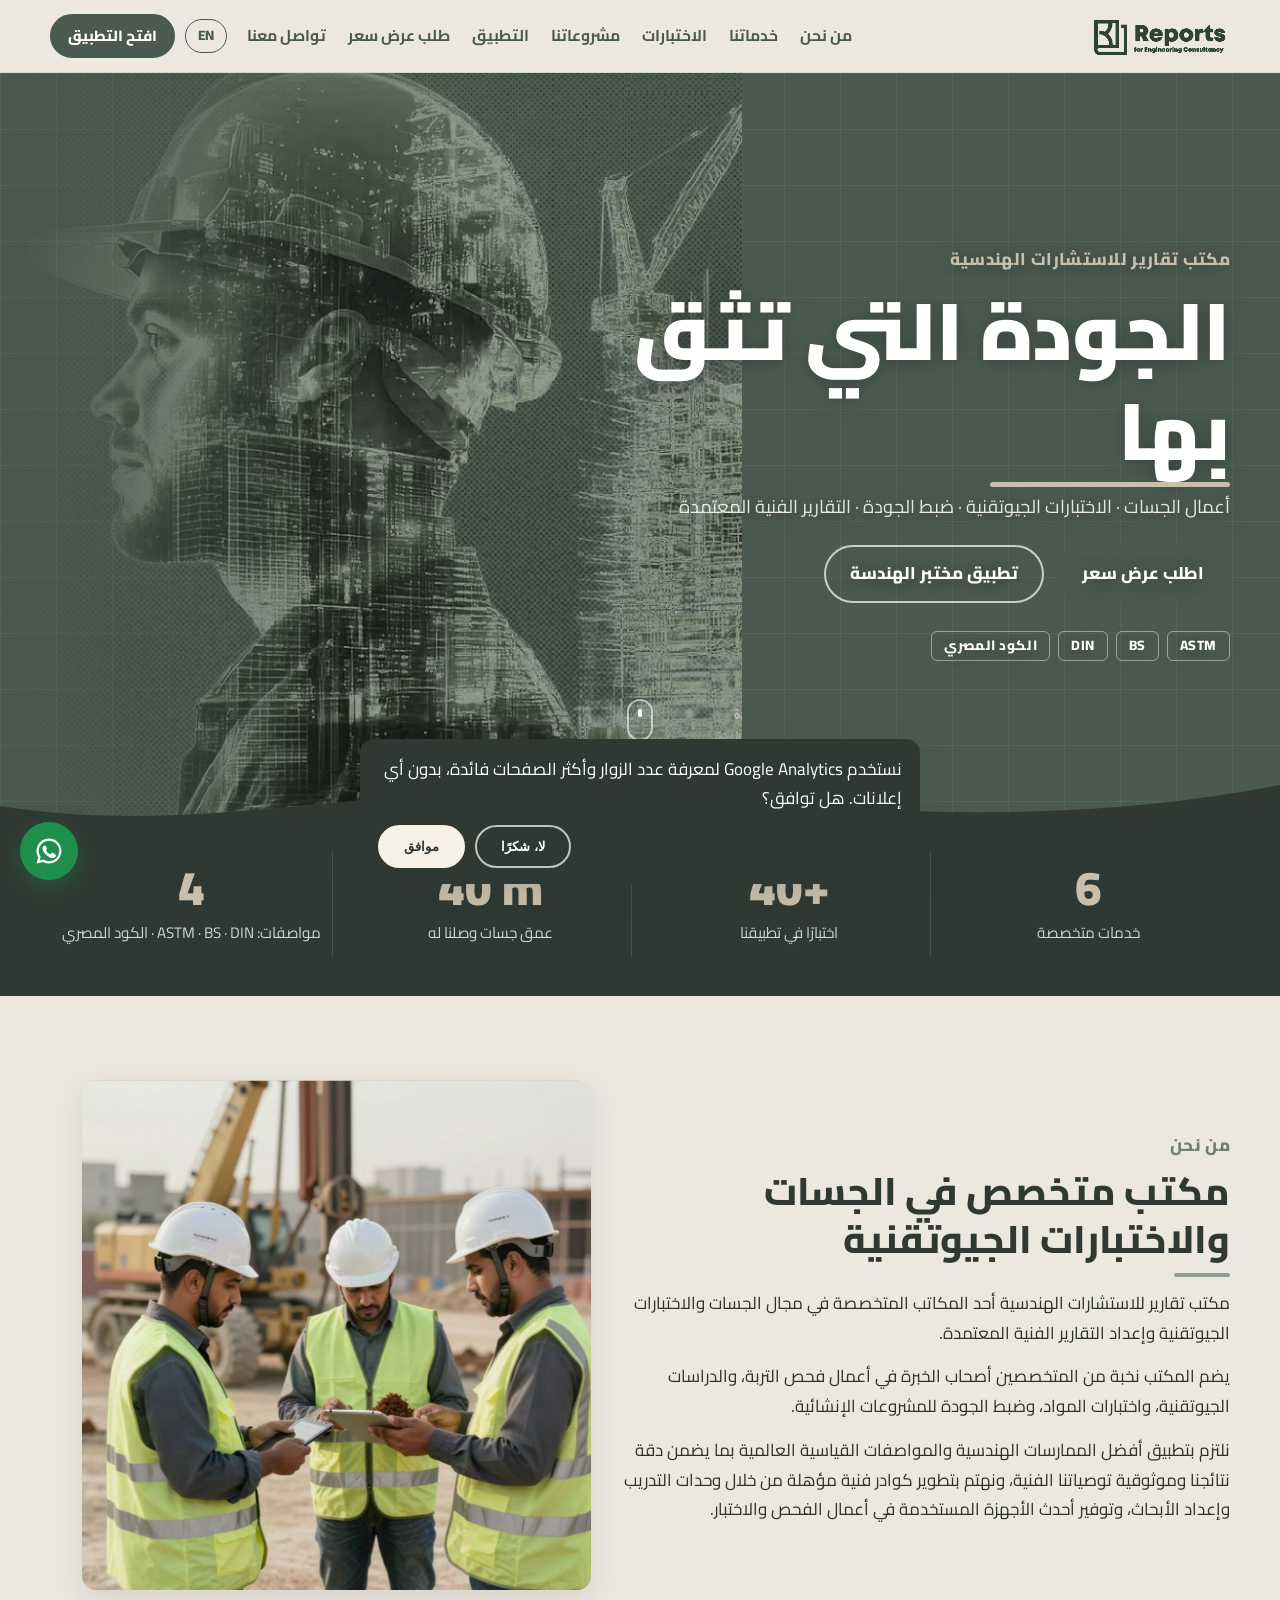
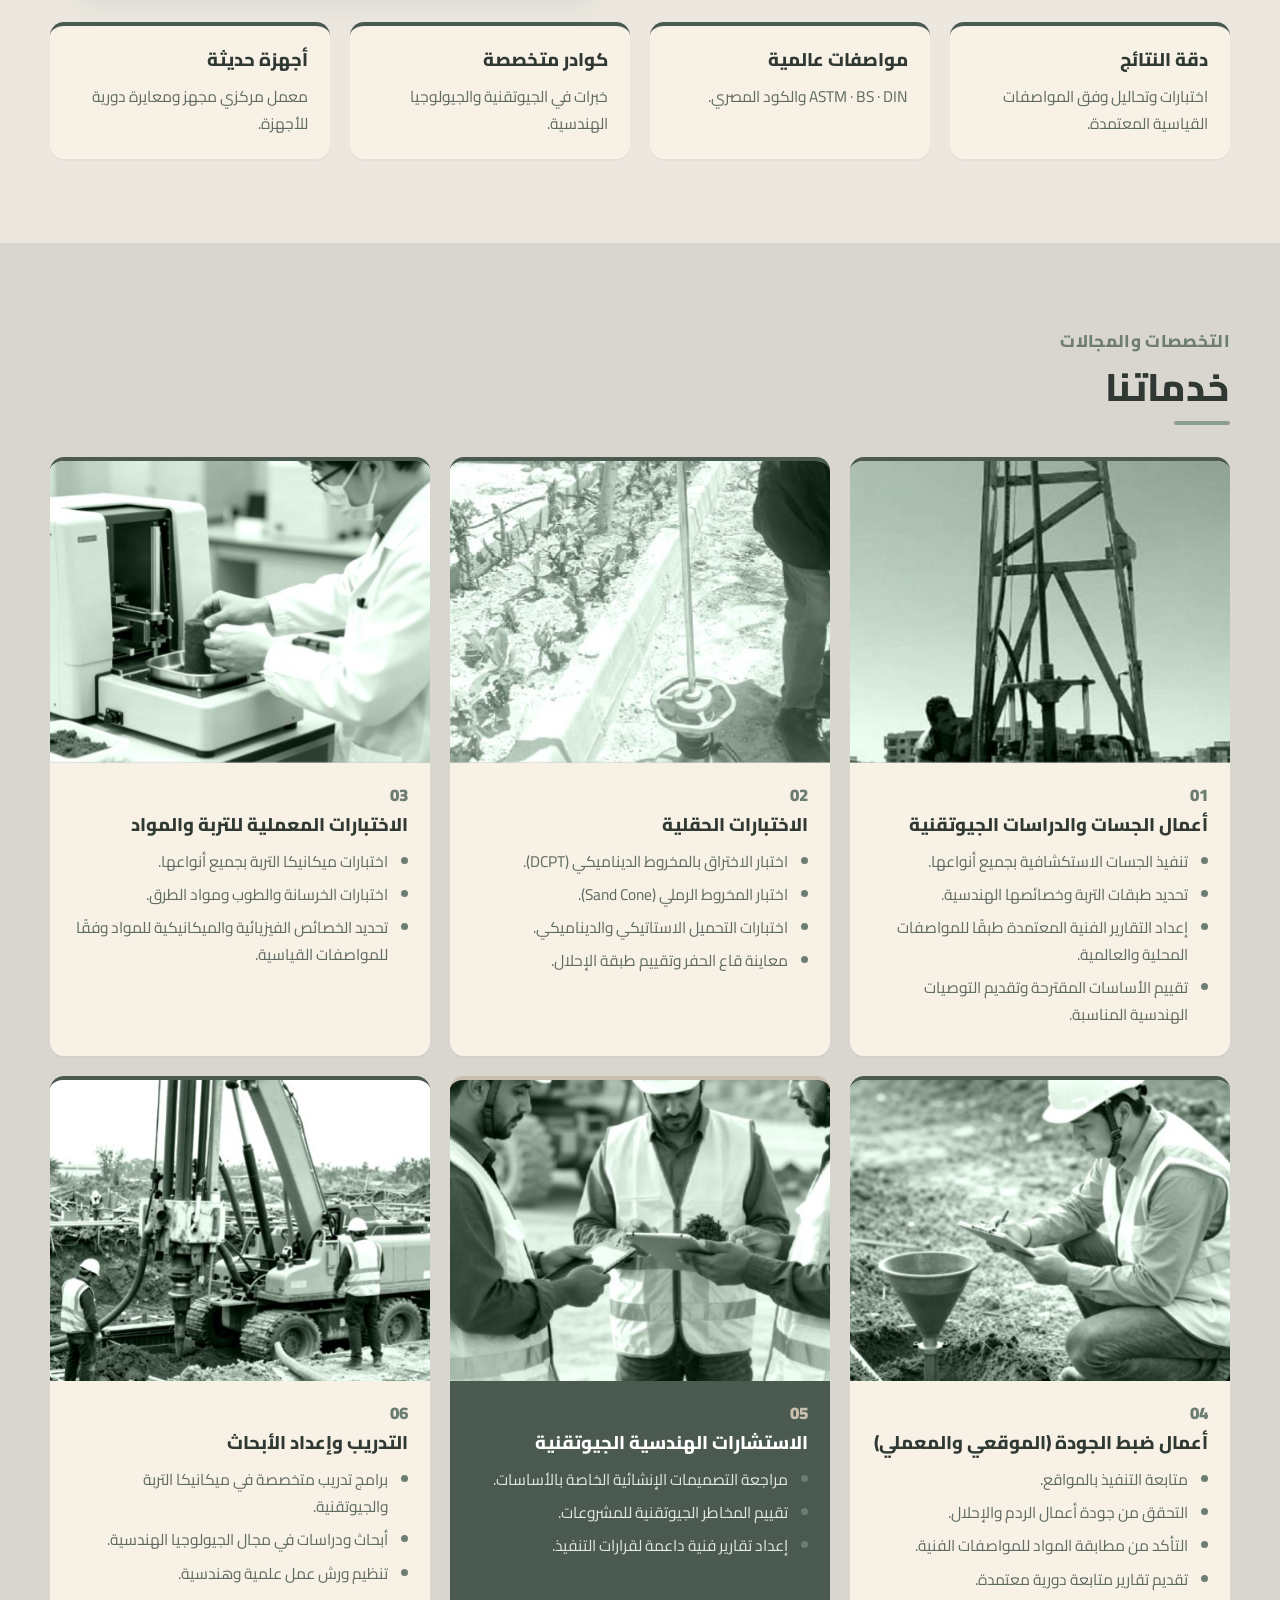
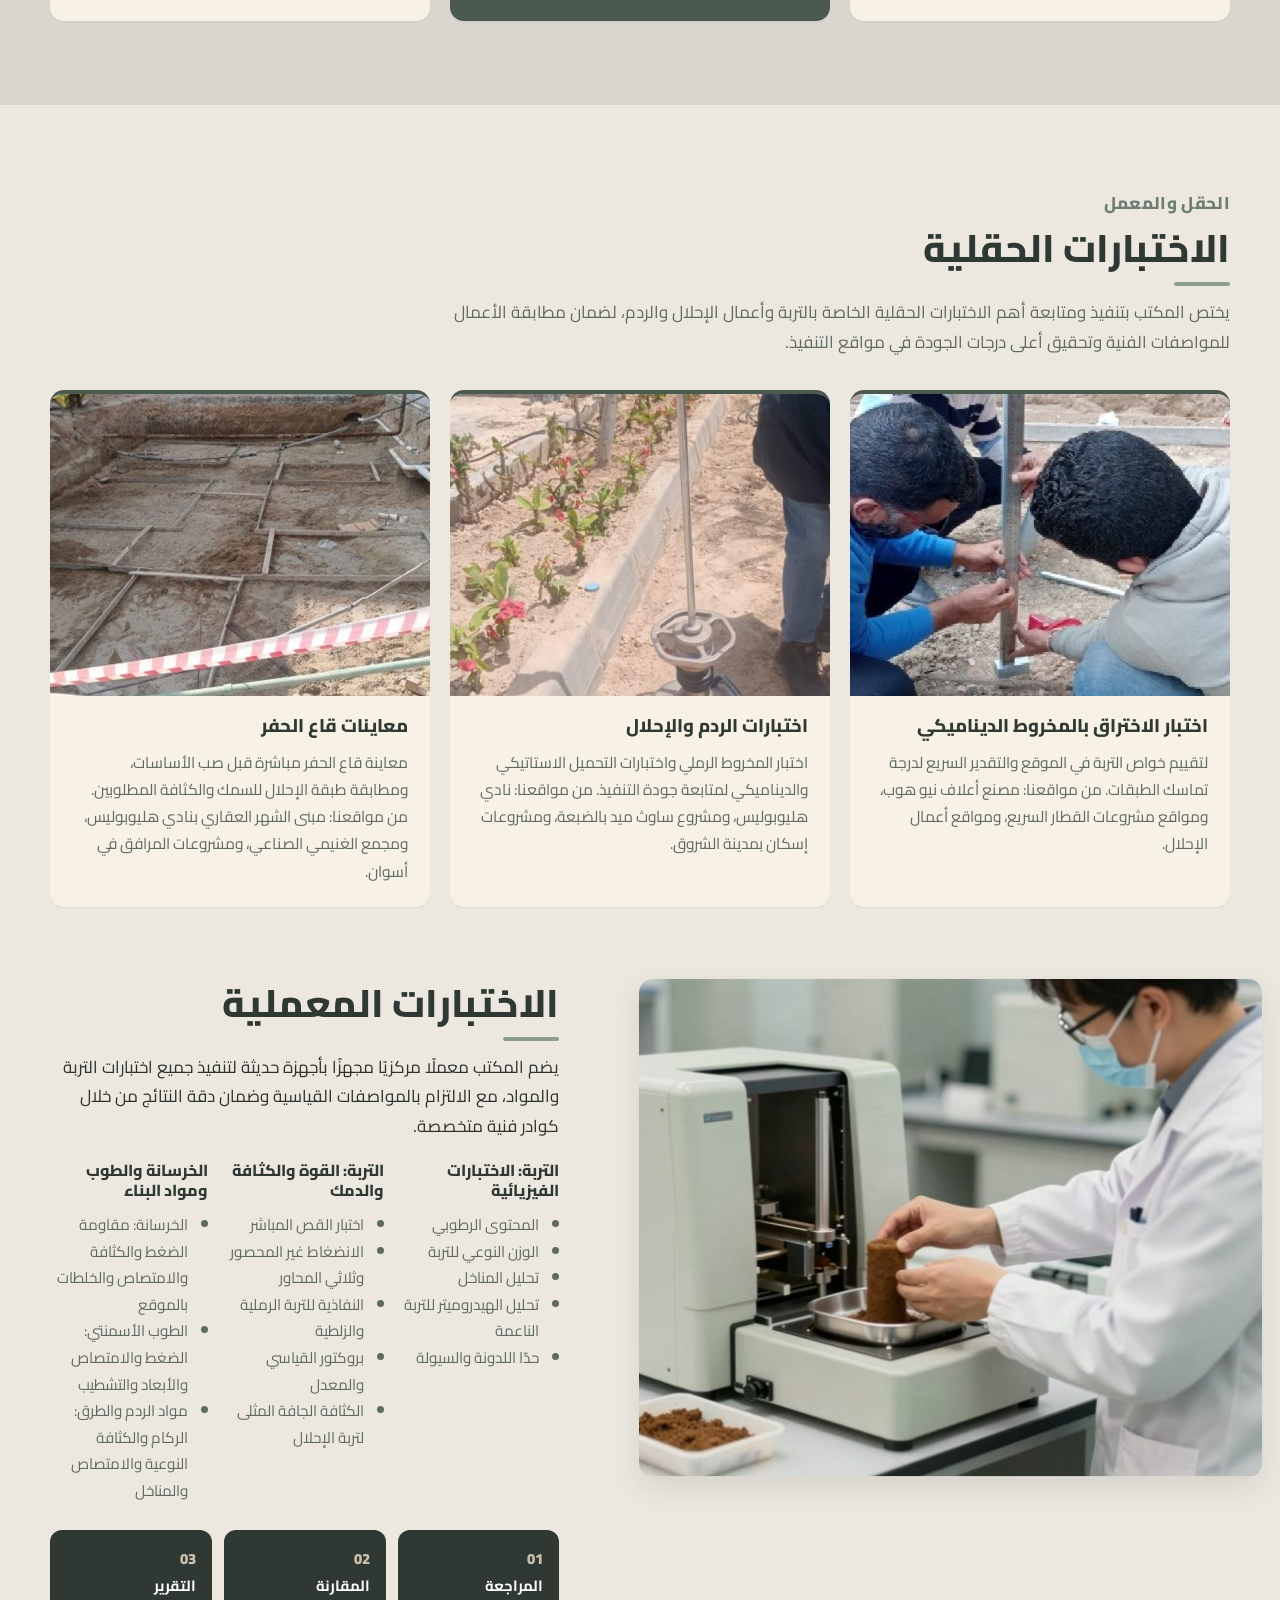
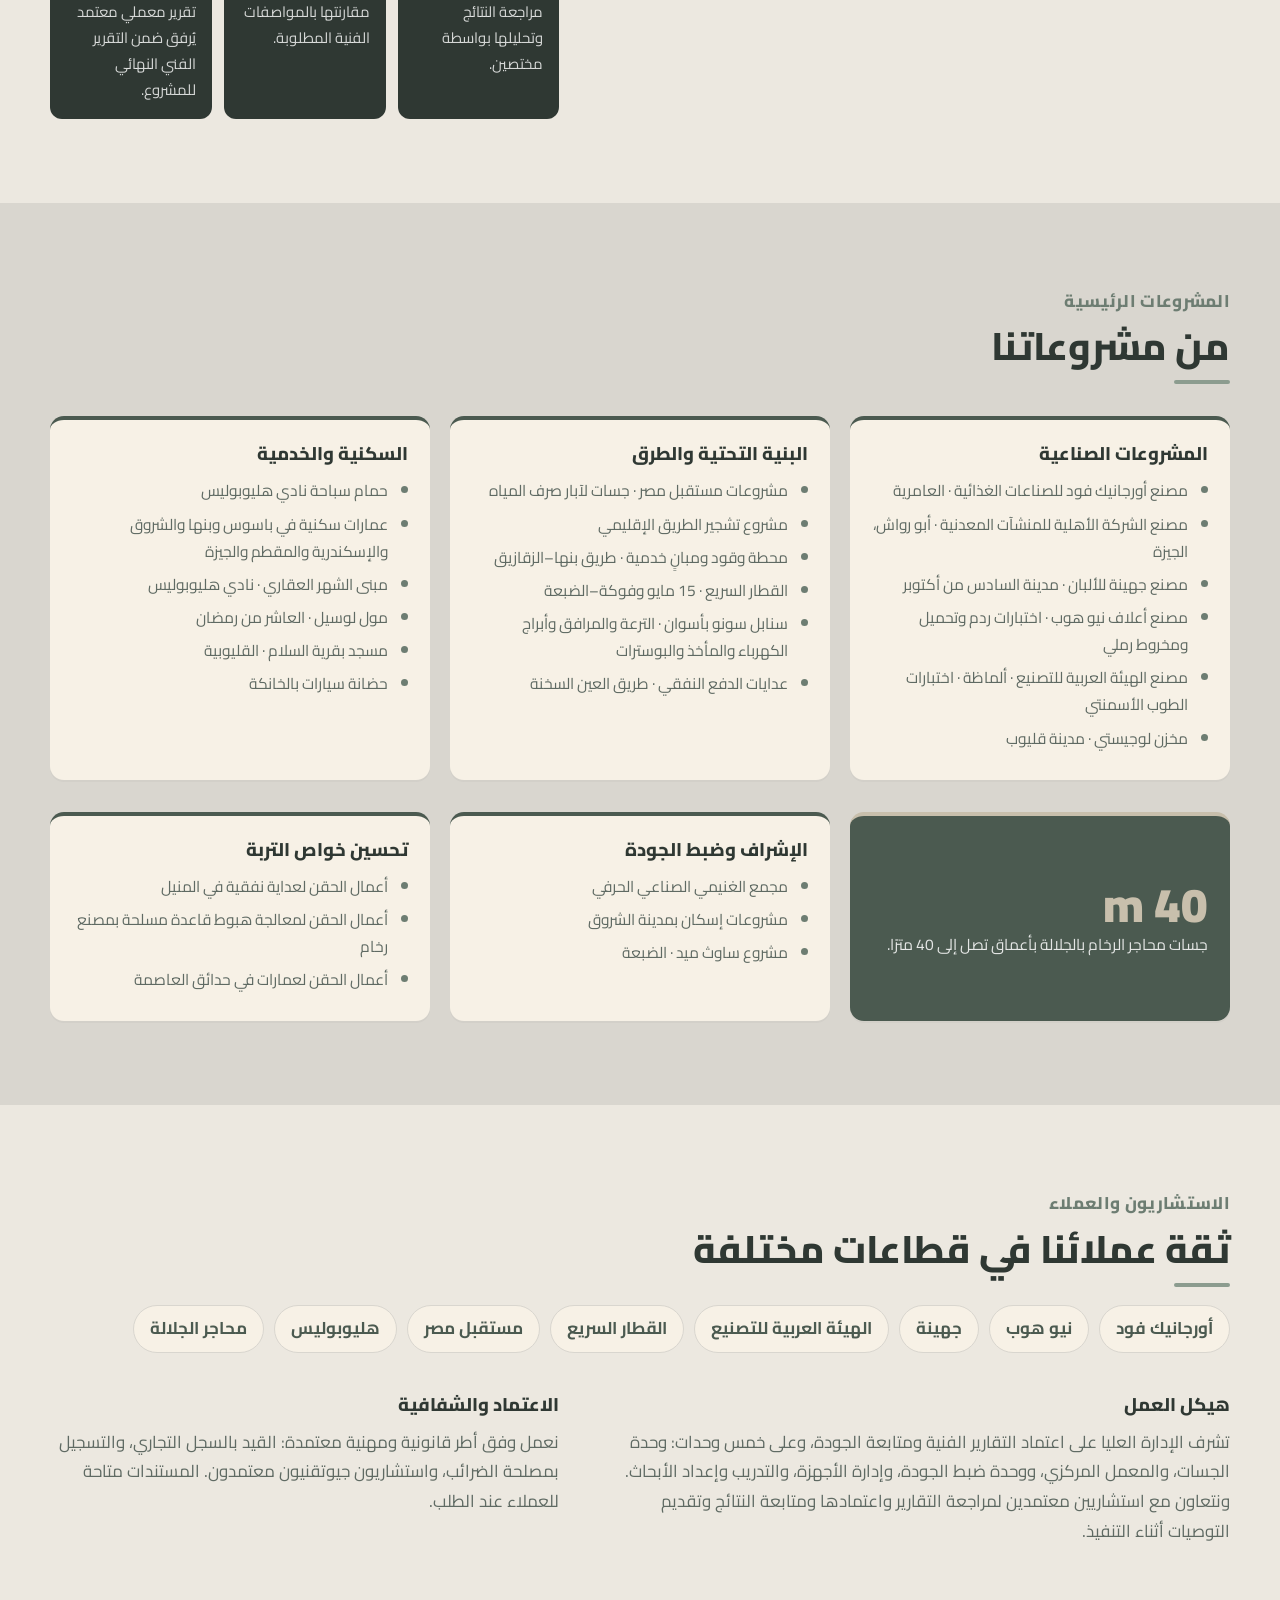
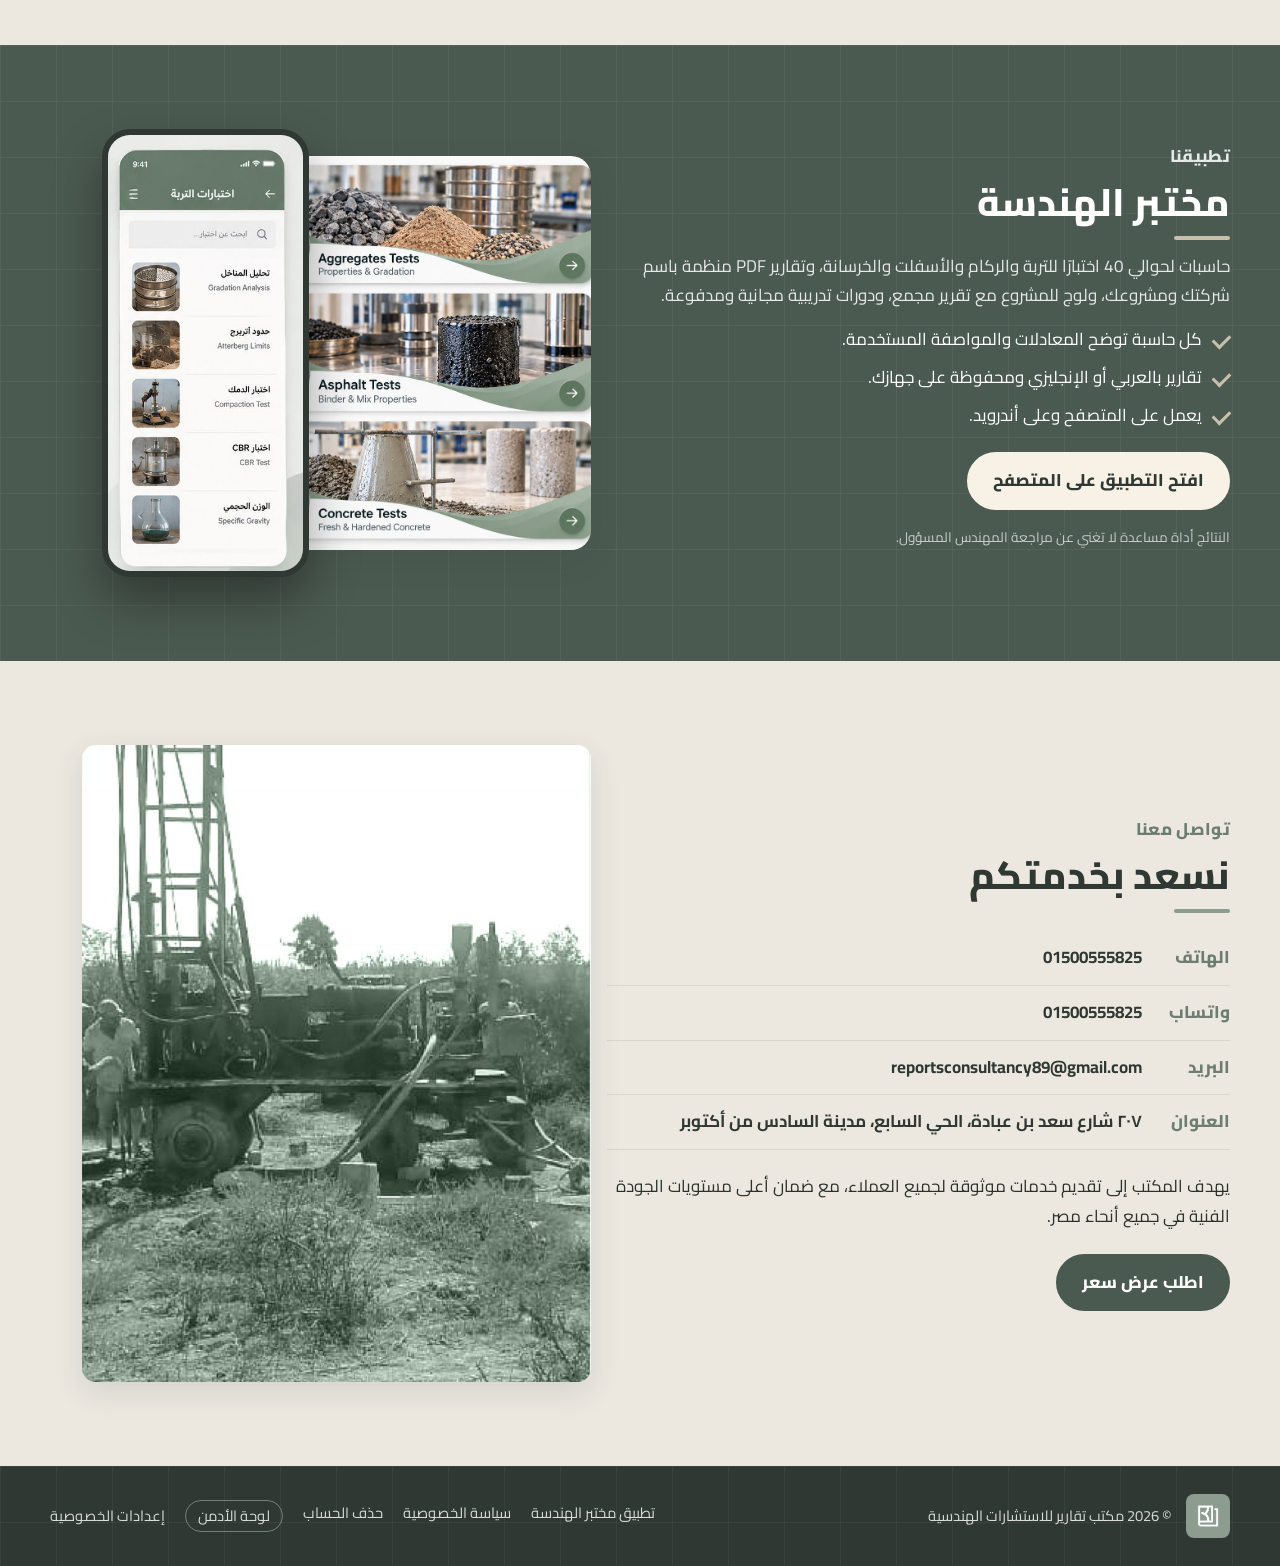
<file: index.html>
<!doctype html>
<!-- مكتب تقارير للاستشارات الهندسية: company website for reportslab.si
     (D-056). Content from Reports_Company_Profile_2026_AR_EN_v3.pdf.
     Arabic is the page text; data-en holds the English for the switch. -->
<html lang="ar" dir="rtl">
<head>
<meta charset="utf-8">
<meta name="viewport" content="width=device-width, initial-scale=1">
<title>تقارير للاستشارات الهندسية | جسات واختبارات تربة ومعمل بمدينة 6 أكتوبر</title>
<meta name="description" content="مكتب تقارير للاستشارات الهندسية بمدينة 6 أكتوبر: أعمال الجسات والدراسات الجيوتقنية، اختبارات التربة الحقلية والمعملية، ضبط الجودة، وتقارير فنية وفق ASTM وBS والكود المصري. اطلب عرض سعر على واتساب.">
<link rel="canonical" href="https://reportslab.si/">
<meta name="theme-color" content="#4b5a50">
<link rel="icon" type="image/png" href="favicon.png">
<link rel="apple-touch-icon" href="assets/img/logo-mark.jpg">
<meta property="og:type" content="website">
<meta property="og:locale" content="ar_EG">
<meta property="og:locale:alternate" content="en_US">
<meta property="og:site_name" content="تقارير للاستشارات الهندسية">
<meta property="og:title" content="تقارير للاستشارات الهندسية | جسات واختبارات تربة">
<meta property="og:description" content="جسات ودراسات جيوتقنية، اختبارات تربة حقلية ومعملية، ضبط جودة، وتقارير فنية معتمدة. Soil investigation, geotechnical testing and quality control in Egypt.">
<meta property="og:url" content="https://reportslab.si/">
<meta property="og:image" content="https://reportslab.si/assets/img/team.jpg">
<meta name="twitter:card" content="summary_large_image">
<script type="application/ld+json">
{
  "@context": "https://schema.org",
  "@type": "ProfessionalService",
  "@id": "https://reportslab.si/#office",
  "name": "مكتب تقارير للاستشارات الهندسية",
  "alternateName": "Reports for Engineering Consultancy",
  "url": "https://reportslab.si/",
  "logo": "https://reportslab.si/assets/img/logo-full.png",
  "image": "https://reportslab.si/assets/img/team.jpg",
  "description": "أعمال الجسات والدراسات الجيوتقنية، الاختبارات الحقلية والمعملية للتربة والمواد، ضبط الجودة، والتقارير الفنية وفق ASTM وBS وDIN والكود المصري.",
  "telephone": "+201500555825",
  "email": "reportsconsultancy89@gmail.com",
  "address": {
    "@type": "PostalAddress",
    "streetAddress": "207 Saad Ibn Ebada St., 7th District",
    "addressLocality": "6th of October City",
    "addressRegion": "Giza",
    "addressCountry": "EG"
  },
  "areaServed": { "@type": "Country", "name": "Egypt" },
  "knowsAbout": ["Soil investigation", "Geotechnical testing", "Laboratory soil testing", "Quality control", "Plate load test", "Dynamic cone penetration test"],
  "contactPoint": {
    "@type": "ContactPoint",
    "telephone": "+201500555825",
    "contactType": "sales",
    "availableLanguage": ["ar", "en"]
  }
}
</script>
<link rel="stylesheet" href="styles.css">
<!-- Analytics (D-057): Google Tag Manager loads only after the visitor
     agrees in the banner (or agreed before), so nothing reaches Google
     until then. Every consent signal starts denied; only analytics_storage
     is ever granted. -->
<script>
  window.dataLayer = window.dataLayer || [];
  function gtag(){dataLayer.push(arguments);}
  gtag('consent', 'default', {
    analytics_storage: 'denied', ad_storage: 'denied',
    ad_user_data: 'denied', ad_personalization: 'denied'
  });
  window.loadGtm = function () {
    if (window.gtmLoaded) return;
    window.gtmLoaded = true;
    gtag('consent', 'update', { analytics_storage: 'granted' });
    (function(w,d,s,l,i){w[l]=w[l]||[];w[l].push({'gtm.start':
    new Date().getTime(),event:'gtm.js'});var f=d.getElementsByTagName(s)[0],
    j=d.createElement(s),dl=l!='dataLayer'?'&l='+l:'';j.async=true;j.src=
    'https://www.googletagmanager.com/gtm.js?id='+i+dl;f.parentNode.insertBefore(j,f);
    })(window,document,'script','dataLayer','GTM-PLSBZR5N');
  };
  try {
    if (localStorage.getItem('reports-consent') === 'granted') window.loadGtm();
  } catch (_) {}
</script>
</head>
<body>

<header class="site-header" id="top">
  <div class="wrap header-row">
    <a class="brand" href="#top" aria-label="Reports">
      <img src="assets/img/logo-full.png" alt="Reports for Engineering Consultancy" width="138" height="44">
    </a>
    <nav class="nav" id="nav" aria-label="القائمة">
      <a href="#about" data-en="About">من نحن</a>
      <a href="#services" data-en="Services">خدماتنا</a>
      <a href="#testing" data-en="Testing">الاختبارات</a>
      <a href="#projects" data-en="Projects">مشروعاتنا</a>
      <a href="#app" data-en="The app">التطبيق</a>
      <a href="quote.html" data-en="Request a quote">طلب عرض سعر</a>
      <a href="#contact" data-en="Contact">تواصل معنا</a>
    </nav>
    <div class="header-actions">
      <button class="lang" id="lang" type="button" aria-label="English">EN</button>
      <a class="btn btn-small" href="https://app.reportslab.si" data-en="Open the app">افتح التطبيق</a>
      <button class="menu" id="menu" type="button" aria-label="القائمة" aria-expanded="false" aria-controls="nav">
        <span></span><span></span><span></span>
      </button>
    </div>
  </div>
</header>

<main>
  <section class="hero">
    <img class="hero-img" src="assets/img/hero.jpg" alt="" width="1217" height="1415">
    <div class="wrap hero-content">
      <p class="eyebrow" data-en="Reports for Engineering Consultancy">مكتب تقارير للاستشارات الهندسية</p>
      <h1 data-en="Quality you can trust">الجودة التي تثق بها</h1>
      <p class="lead" data-en="Soil investigation · Geotechnical testing · Quality control · Certified technical reports">أعمال الجسات · الاختبارات الجيوتقنية · ضبط الجودة · التقارير الفنية المعتمدة</p>
      <div class="hero-actions">
        <a class="btn" href="quote.html" data-en="Request a quote">اطلب عرض سعر</a>
        <a class="btn btn-ghost" href="#app" data-en="Lab Engineering app">تطبيق مختبر الهندسة</a>
      </div>
      <ul class="badges">
        <li>ASTM</li><li>BS</li><li>DIN</li><li data-en="Egyptian Code">الكود المصري</li>
      </ul>
    </div>
    <a class="scroll-hint" href="#about" aria-label="انزل"><span></span></a>
    <svg class="wave" viewBox="0 0 1440 80" preserveAspectRatio="none" aria-hidden="true"><path d="M0,48 C240,88 480,8 720,32 C960,56 1200,72 1440,24 L1440,80 L0,80 Z"/></svg>
  </section>

  <section class="stats" aria-label="أرقام">
    <div class="wrap stats-row">
      <div class="stat-item"><span class="count" data-to="6">6</span><p data-en="Specialised services">خدمات متخصصة</p></div>
      <div class="stat-item"><span class="count" data-to="40" data-suffix="+">40+</span><p data-en="Tests in our app">اختبارًا في تطبيقنا</p></div>
      <div class="stat-item"><span class="count" data-to="40" data-suffix=" m">40 m</span><p data-en="Borehole depth reached">عمق جسات وصلنا له</p></div>
      <div class="stat-item"><span class="count" data-to="4">4</span><p data-en="Standards: ASTM · BS · DIN · Egyptian Code">مواصفات: ASTM · BS · DIN · الكود المصري</p></div>
    </div>
  </section>

  <section class="section" id="about">
    <div class="wrap split">
      <div>
        <p class="eyebrow dark" data-en="Who we are">من نحن</p>
        <h2 data-en="A specialised geotechnical office">مكتب متخصص في الجسات والاختبارات الجيوتقنية</h2>
        <p data-en="Reports for Engineering Consultancy is a specialised office in soil investigation, geotechnical testing, and the preparation of certified technical reports.">مكتب تقارير للاستشارات الهندسية أحد المكاتب المتخصصة في مجال الجسات والاختبارات الجيوتقنية وإعداد التقارير الفنية المعتمدة.</p>
        <p data-en="Our team brings together experienced specialists in soil inspection, geotechnical studies, materials testing, and quality control for construction projects.">يضم المكتب نخبة من المتخصصين أصحاب الخبرة في أعمال فحص التربة، والدراسات الجيوتقنية، واختبارات المواد، وضبط الجودة للمشروعات الإنشائية.</p>
        <p data-en="We apply the best engineering practice and international standards to guarantee accurate results and reliable recommendations, develop qualified staff through our training and research units, and invest in the latest testing equipment.">نلتزم بتطبيق أفضل الممارسات الهندسية والمواصفات القياسية العالمية بما يضمن دقة نتائجنا وموثوقية توصياتنا الفنية، ونهتم بتطوير كوادر فنية مؤهلة من خلال وحدات التدريب وإعداد الأبحاث، وتوفير أحدث الأجهزة المستخدمة في أعمال الفحص والاختبار.</p>
      </div>
      <figure class="photo tall"><img src="assets/img/team.jpg" alt="فريق المكتب في الموقع" data-en-alt="Our team on site" loading="lazy" width="587" height="582"></figure>
    </div>
    <div class="wrap cards four">
      <article class="card"><h3 data-en="Accurate results">دقة النتائج</h3><p data-en="Tests and analyses to approved standard specifications.">اختبارات وتحاليل وفق المواصفات القياسية المعتمدة.</p></article>
      <article class="card"><h3 data-en="International standards">مواصفات عالمية</h3><p data-en="ASTM · BS · DIN and the Egyptian Code.">ASTM · BS · DIN والكود المصري.</p></article>
      <article class="card"><h3 data-en="Specialised team">كوادر متخصصة</h3><p data-en="Expertise in geotechnics and engineering geology.">خبرات في الجيوتقنية والجيولوجيا الهندسية.</p></article>
      <article class="card"><h3 data-en="Modern equipment">أجهزة حديثة</h3><p data-en="A fully equipped central lab with periodic calibration.">معمل مركزي مجهز ومعايرة دورية للأجهزة.</p></article>
    </div>
  </section>

  <section class="section tint" id="services">
    <div class="wrap">
      <p class="eyebrow dark" data-en="Services &amp; specialisations">التخصصات والمجالات</p>
      <h2 data-en="What we do">خدماتنا</h2>
      <div class="cards three services">
        <article class="card service">
          <img src="assets/img/borehole.jpg" alt="" loading="lazy" width="582" height="302">
          <span class="num">01</span>
          <h3 data-en="Soil investigation &amp; geotechnical studies">أعمال الجسات والدراسات الجيوتقنية</h3>
          <ul>
            <li data-en="Exploratory boreholes of all types.">تنفيذ الجسات الاستكشافية بجميع أنواعها.</li>
            <li data-en="Identifying soil layers and their engineering properties.">تحديد طبقات التربة وخصائصها الهندسية.</li>
            <li data-en="Certified technical reports to local and international standards.">إعداد التقارير الفنية المعتمدة طبقًا للمواصفات المحلية والعالمية.</li>
            <li data-en="Evaluating proposed foundations and recommending solutions.">تقييم الأساسات المقترحة وتقديم التوصيات الهندسية المناسبة.</li>
          </ul>
        </article>
        <article class="card service">
          <img src="assets/img/field-test.jpg" alt="" loading="lazy" width="582" height="302">
          <span class="num">02</span>
          <h3 data-en="Field testing">الاختبارات الحقلية</h3>
          <ul>
            <li data-en="Dynamic Cone Penetration Test (DCPT).">اختبار الاختراق بالمخروط الديناميكي (DCPT).</li>
            <li data-en="Sand Cone Test.">اختبار المخروط الرملي (Sand Cone).</li>
            <li data-en="Static and Dynamic Plate Load Tests.">اختبارات التحميل الاستاتيكي والديناميكي.</li>
            <li data-en="Excavation bottom inspection and replacement layer evaluation.">معاينة قاع الحفر وتقييم طبقة الإحلال.</li>
          </ul>
        </article>
        <article class="card service">
          <img src="assets/img/lab-machine.jpg" alt="" loading="lazy" width="582" height="302">
          <span class="num">03</span>
          <h3 data-en="Laboratory testing of soil &amp; materials">الاختبارات المعملية للتربة والمواد</h3>
          <ul>
            <li data-en="All types of soil mechanics tests.">اختبارات ميكانيكا التربة بجميع أنواعها.</li>
            <li data-en="Concrete, brick, and road materials testing.">اختبارات الخرسانة والطوب ومواد الطرق.</li>
            <li data-en="Physical and mechanical properties of materials to standard specifications.">تحديد الخصائص الفيزيائية والميكانيكية للمواد وفقًا للمواصفات القياسية.</li>
          </ul>
        </article>
        <article class="card service">
          <img src="assets/img/sand-cone.jpg" alt="" loading="lazy" width="581" height="301">
          <span class="num">04</span>
          <h3 data-en="Quality control (site &amp; lab)">أعمال ضبط الجودة (الموقعي والمعملي)</h3>
          <ul>
            <li data-en="On-site supervision of execution.">متابعة التنفيذ بالمواقع.</li>
            <li data-en="Verifying backfill and replacement quality.">التحقق من جودة أعمال الردم والإحلال.</li>
            <li data-en="Ensuring materials comply with specifications.">التأكد من مطابقة المواد للمواصفات الفنية.</li>
            <li data-en="Certified periodic follow-up reports.">تقديم تقارير متابعة دورية معتمدة.</li>
          </ul>
        </article>
        <article class="card service dark-card">
          <img src="assets/img/engineers.jpg" alt="" loading="lazy" width="581" height="301">
          <span class="num">05</span>
          <h3 data-en="Geotechnical consulting">الاستشارات الهندسية الجيوتقنية</h3>
          <ul>
            <li data-en="Reviewing foundation structural designs.">مراجعة التصميمات الإنشائية الخاصة بالأساسات.</li>
            <li data-en="Geotechnical risk assessment for projects.">تقييم المخاطر الجيوتقنية للمشروعات.</li>
            <li data-en="Technical reports that support execution decisions.">إعداد تقارير فنية داعمة لقرارات التنفيذ.</li>
          </ul>
        </article>
        <article class="card service">
          <img src="assets/img/piling.jpg" alt="" loading="lazy" width="581" height="301">
          <span class="num">06</span>
          <h3 data-en="Training &amp; research">التدريب وإعداد الأبحاث</h3>
          <ul>
            <li data-en="Specialised training in soil mechanics and geotechnics.">برامج تدريب متخصصة في ميكانيكا التربة والجيوتقنية.</li>
            <li data-en="Research and studies in engineering geology.">أبحاث ودراسات في مجال الجيولوجيا الهندسية.</li>
            <li data-en="Scientific and engineering workshops.">تنظيم ورش عمل علمية وهندسية.</li>
          </ul>
        </article>
      </div>
    </div>
  </section>

  <section class="section" id="testing">
    <div class="wrap">
      <p class="eyebrow dark" data-en="Field &amp; laboratory">الحقل والمعمل</p>
      <h2 data-en="Field testing">الاختبارات الحقلية</h2>
      <p class="intro" data-en="We perform and supervise key field tests for soil, replacement, and backfill works, ensuring compliance with specifications and the highest quality on site.">يختص المكتب بتنفيذ ومتابعة أهم الاختبارات الحقلية الخاصة بالتربة وأعمال الإحلال والردم، لضمان مطابقة الأعمال للمواصفات الفنية وتحقيق أعلى درجات الجودة في مواقع التنفيذ.</p>
      <div class="cards three">
        <article class="card photo-card">
          <img src="assets/img/dcpt.jpg" alt="" loading="lazy" width="582" height="302">
          <h3 data-en="Dynamic Cone Penetration (DCPT)">اختبار الاختراق بالمخروط الديناميكي</h3>
          <p data-en="Evaluates in-situ soil properties and quickly estimates layer compaction. From our sites: New Hope feed factory, high-speed rail sites, and replacement works.">لتقييم خواص التربة في الموقع والتقدير السريع لدرجة تماسك الطبقات. من مواقعنا: مصنع أعلاف نيو هوب، ومواقع مشروعات القطار السريع، ومواقع أعمال الإحلال.</p>
        </article>
        <article class="card photo-card">
          <img src="assets/img/plate-load.jpg" alt="" loading="lazy" width="582" height="302">
          <h3 data-en="Backfill &amp; replacement tests">اختبارات الردم والإحلال</h3>
          <p data-en="Sand cone and static/dynamic plate load tests to monitor execution quality. From our sites: Heliopolis Club, South Med in El Dabaa, and housing in El Shorouk City.">اختبار المخروط الرملي واختبارات التحميل الاستاتيكي والديناميكي لمتابعة جودة التنفيذ. من مواقعنا: نادي هليوبوليس، ومشروع ساوث ميد بالضبعة، ومشروعات إسكان بمدينة الشروق.</p>
        </article>
        <article class="card photo-card">
          <img src="assets/img/excavation.jpg" alt="" loading="lazy" width="582" height="302">
          <h3 data-en="Excavation bottom inspection">معاينات قاع الحفر</h3>
          <p data-en="Direct inspection before pouring foundations, verifying replacement layer thickness and density. From our sites: the Real Estate Registry at Heliopolis Club, El Ghoneimy industrial complex, and utility projects in Aswan.">معاينة قاع الحفر مباشرة قبل صب الأساسات، ومطابقة طبقة الإحلال للسمك والكثافة المطلوبين. من مواقعنا: مبنى الشهر العقاري بنادي هليوبوليس، ومجمع الغنيمي الصناعي، ومشروعات المرافق في أسوان.</p>
        </article>
      </div>

      <div class="split lab">
        <figure class="photo"><img src="assets/img/central-lab.jpg" alt="المعمل المركزي" data-en-alt="Central laboratory" loading="lazy" width="517" height="410"></figure>
        <div>
          <h2 data-en="Laboratory testing">الاختبارات المعملية</h2>
          <p data-en="Our central laboratory is equipped with modern devices for all soil and material tests, following standard specifications with a specialised team ensuring accurate results.">يضم المكتب معملًا مركزيًا مجهزًا بأجهزة حديثة لتنفيذ جميع اختبارات التربة والمواد، مع الالتزام بالمواصفات القياسية وضمان دقة النتائج من خلال كوادر فنية متخصصة.</p>
          <div class="test-lists">
            <div>
              <h3 data-en="Soil: basic physical tests">التربة: الاختبارات الفيزيائية</h3>
              <ul>
                <li data-en="Moisture content">المحتوى الرطوبي</li>
                <li data-en="Specific gravity">الوزن النوعي للتربة</li>
                <li data-en="Sieve analysis">تحليل المناخل</li>
                <li data-en="Hydrometer (fine soil)">تحليل الهيدروميتر للتربة الناعمة</li>
                <li data-en="Plastic &amp; liquid limits">حدّا اللدونة والسيولة</li>
              </ul>
            </div>
            <div>
              <h3 data-en="Soil: strength, density &amp; compaction">التربة: القوة والكثافة والدمك</h3>
              <ul>
                <li data-en="Direct shear">اختبار القص المباشر</li>
                <li data-en="Unconfined and triaxial compression">الانضغاط غير المحصور وثلاثي المحاور</li>
                <li data-en="Permeability of sand &amp; gravel">النفاذية للتربة الرملية والزلطية</li>
                <li data-en="Standard &amp; modified Proctor">بروكتور القياسي والمعدل</li>
                <li data-en="Max. dry density of replacement soil">الكثافة الجافة المثلى لتربة الإحلال</li>
              </ul>
            </div>
            <div>
              <h3 data-en="Concrete, brick &amp; building materials">الخرسانة والطوب ومواد البناء</h3>
              <ul>
                <li data-en="Concrete: compressive strength, density, absorption, site mixes">الخرسانة: مقاومة الضغط والكثافة والامتصاص والخلطات بالموقع</li>
                <li data-en="Cement brick: strength, absorption, dimensions, finish">الطوب الأسمنتي: الضغط والامتصاص والأبعاد والتشطيب</li>
                <li data-en="Backfill &amp; road materials: aggregates, specific gravity, absorption, sieve analysis">مواد الردم والطرق: الركام والكثافة النوعية والامتصاص والمناخل</li>
              </ul>
            </div>
          </div>
          <ol class="steps">
            <li><strong data-en="Review">المراجعة</strong> <span data-en="Results reviewed and analysed by specialists.">مراجعة النتائج وتحليلها بواسطة مختصين.</span></li>
            <li><strong data-en="Compare">المقارنة</strong> <span data-en="Compared against the required specifications.">مقارنتها بالمواصفات الفنية المطلوبة.</span></li>
            <li><strong data-en="Report">التقرير</strong> <span data-en="A certified lab report attached to the final project report.">تقرير معملي معتمد يُرفق ضمن التقرير الفني النهائي للمشروع.</span></li>
          </ol>
        </div>
      </div>
    </div>
  </section>

  <section class="section tint" id="projects">
    <div class="wrap">
      <p class="eyebrow dark" data-en="Key projects">المشروعات الرئيسية</p>
      <h2 data-en="Projects we worked on">من مشروعاتنا</h2>
      <div class="cards three">
        <article class="card">
          <h3 data-en="Industrial">المشروعات الصناعية</h3>
          <ul>
            <li data-en="Organic Food Industries factory · El Amreya">مصنع أورجانيك فود للصناعات الغذائية · العامرية</li>
            <li data-en="Al Ahleya Metal Structures factory · Abu Rawash, Giza">مصنع الشركة الأهلية للمنشآت المعدنية · أبو رواش، الجيزة</li>
            <li data-en="Juhayna Dairy factory · 6th of October City">مصنع جهينة للألبان · مدينة السادس من أكتوبر</li>
            <li data-en="New Hope feed factory · backfill, load and sand cone tests">مصنع أعلاف نيو هوب · اختبارات ردم وتحميل ومخروط رملي</li>
            <li data-en="AOI factory · Almaza · cement brick tests">مصنع الهيئة العربية للتصنيع · ألماظة · اختبارات الطوب الأسمنتي</li>
            <li data-en="Logistics warehouse · Qalyub">مخزن لوجيستي · مدينة قليوب</li>
          </ul>
        </article>
        <article class="card">
          <h3 data-en="Infrastructure &amp; roads">البنية التحتية والطرق</h3>
          <ul>
            <li data-en="Mostakbal Misr · boreholes for drainage wells">مشروعات مستقبل مصر · جسات لآبار صرف المياه</li>
            <li data-en="Regional Ring Road afforestation">مشروع تشجير الطريق الإقليمي</li>
            <li data-en="Fuel station &amp; service buildings · Benha–Zagazig road">محطة وقود ومبانٍ خدمية · طريق بنها–الزقازيق</li>
            <li data-en="High-speed rail · 15th of May and Fouka–El Dabaa">القطار السريع · 15 مايو وفوكة–الضبعة</li>
            <li data-en="Sanabel Sono, Aswan · canal, utilities, power towers, intake, boosters">سنابل سونو بأسوان · الترعة والمرافق وأبراج الكهرباء والمأخذ والبوسترات</li>
            <li data-en="Pipe-jacking crossings · Ain Sokhna road">عدايات الدفع النفقي · طريق العين السخنة</li>
          </ul>
        </article>
        <article class="card">
          <h3 data-en="Residential &amp; services">السكنية والخدمية</h3>
          <ul>
            <li data-en="Heliopolis Club swimming pool">حمام سباحة نادي هليوبوليس</li>
            <li data-en="Residential buildings in Basous, Benha, El Shorouk, Alexandria, Mokattam, Giza">عمارات سكنية في باسوس وبنها والشروق والإسكندرية والمقطم والجيزة</li>
            <li data-en="Real Estate Registry · Heliopolis Club">مبنى الشهر العقاري · نادي هليوبوليس</li>
            <li data-en="Lusail Mall · 10th of Ramadan City">مول لوسيل · العاشر من رمضان</li>
            <li data-en="Mosque in El Salam village, Qalyubia">مسجد بقرية السلام · القليوبية</li>
            <li data-en="Car park in El Khanka">حضانة سيارات بالخانكة</li>
          </ul>
        </article>
      </div>
      <div class="cards three">
        <article class="card dark-card stat"><span class="big">40 m</span><p data-en="Boreholes in El Galala marble quarries down to 40 m.">جسات محاجر الرخام بالجلالة بأعماق تصل إلى 40 مترًا.</p></article>
        <article class="card">
          <h3 data-en="Supervision &amp; quality control">الإشراف وضبط الجودة</h3>
          <ul>
            <li data-en="El Ghoneimy industrial crafts complex">مجمع الغنيمي الصناعي الحرفي</li>
            <li data-en="Housing projects in El Shorouk City">مشروعات إسكان بمدينة الشروق</li>
            <li data-en="South Med project · El Dabaa">مشروع ساوث ميد · الضبعة</li>
          </ul>
        </article>
        <article class="card">
          <h3 data-en="Soil improvement">تحسين خواص التربة</h3>
          <ul>
            <li data-en="Grouting for a tunnel crossing in El Manial">أعمال الحقن لعداية نفقية في المنيل</li>
            <li data-en="Grouting to treat a settled reinforced base at a marble factory">أعمال الحقن لمعالجة هبوط قاعدة مسلحة بمصنع رخام</li>
            <li data-en="Grouting for buildings in Hadayek El Asema">أعمال الحقن لعمارات في حدائق العاصمة</li>
          </ul>
        </article>
      </div>
    </div>
  </section>

  <section class="section" id="clients">
    <div class="wrap">
      <p class="eyebrow dark" data-en="Consultants &amp; clients">الاستشاريون والعملاء</p>
      <h2 data-en="Trusted across sectors">ثقة عملائنا في قطاعات مختلفة</h2>
      <div class="chips">
        <span data-en="Organic Food">أورجانيك فود</span><span data-en="New Hope">نيو هوب</span><span data-en="Juhayna">جهينة</span><span data-en="Arab Organization for Industrialization">الهيئة العربية للتصنيع</span><span data-en="High-speed rail">القطار السريع</span><span data-en="Mostakbal Misr">مستقبل مصر</span><span data-en="Heliopolis">هليوبوليس</span><span data-en="El Galala quarries">محاجر الجلالة</span>
      </div>
      <div class="split org">
        <div>
          <h3 data-en="How we work">هيكل العمل</h3>
          <p data-en="Senior management approves technical reports, follows quality, and supervises five units: the borehole unit, the central laboratory, the QC unit, the equipment division, and training &amp; research. We work with certified consultants who review and approve reports, follow test results, and give recommendations during execution.">تشرف الإدارة العليا على اعتماد التقارير الفنية ومتابعة الجودة، وعلى خمس وحدات: وحدة الجسات، والمعمل المركزي، ووحدة ضبط الجودة، وإدارة الأجهزة، والتدريب وإعداد الأبحاث. ونتعاون مع استشاريين معتمدين لمراجعة التقارير واعتمادها ومتابعة النتائج وتقديم التوصيات أثناء التنفيذ.</p>
        </div>
        <div>
          <h3 data-en="Accreditation &amp; transparency">الاعتماد والشفافية</h3>
          <p data-en="We work within approved legal and professional frameworks: commercial registry, tax registration, and accredited geotechnical consultants. Documents are available to clients on request.">نعمل وفق أطر قانونية ومهنية معتمدة: القيد بالسجل التجاري، والتسجيل بمصلحة الضرائب، واستشاريون جيوتقنيون معتمدون. المستندات متاحة للعملاء عند الطلب.</p>
        </div>
      </div>
    </div>
  </section>

  <section class="section app" id="app">
    <div class="wrap split">
      <div>
        <p class="eyebrow" data-en="Our app">تطبيقنا</p>
        <h2 data-en="Lab Engineering (مختبر الهندسة)">مختبر الهندسة</h2>
        <p data-en="Calculators for about 40 soil, aggregate, asphalt and concrete tests, with organised PDF reports carrying your company and project details, a project log with combined reports, and free and paid training courses.">حاسبات لحوالي 40 اختبارًا للتربة والركام والأسفلت والخرسانة، وتقارير PDF منظمة باسم شركتك ومشروعك، ولوج للمشروع مع تقرير مجمع، ودورات تدريبية مجانية ومدفوعة.</p>
        <ul class="ticks">
          <li data-en="Each calculator shows its equations and standard.">كل حاسبة توضح المعادلات والمواصفة المستخدمة.</li>
          <li data-en="Reports in Arabic or English, saved on your device.">تقارير بالعربي أو الإنجليزي ومحفوظة على جهازك.</li>
          <li data-en="Works in the browser and on Android.">يعمل على المتصفح وعلى أندرويد.</li>
        </ul>
        <div class="hero-actions">
          <a class="btn btn-light" href="https://app.reportslab.si" data-en="Open in the browser">افتح التطبيق على المتصفح</a>
        </div>
        <p class="small" data-en="Results support, and do not replace, the responsible engineer's review.">النتائج أداة مساعدة لا تغني عن مراجعة المهندس المسؤول.</p>
      </div>
      <div class="app-visual">
        <img class="phone" src="assets/img/app-screen.jpg" alt="شاشة من تطبيق مختبر الهندسة" data-en-alt="A screen of the Lab Engineering app" loading="lazy" width="312" height="700">
        <img class="cats" src="assets/img/test-categories.jpg" alt="" loading="lazy" width="900" height="960">
      </div>
    </div>
  </section>

  <section class="section contact" id="contact">
    <div class="wrap split">
      <div>
        <p class="eyebrow dark" data-en="Contact us">تواصل معنا</p>
        <h2 data-en="Get in touch">نسعد بخدمتكم</h2>
        <ul class="contact-list">
          <li><span data-en="Phone">الهاتف</span><a href="tel:+201500555825" dir="ltr">01500555825</a></li>
          <li><span data-en="WhatsApp">واتساب</span><a href="https://wa.me/201500555825" target="_blank" rel="noopener" dir="ltr">01500555825</a></li>
          <li><span data-en="Email">البريد</span><a href="mailto:reportsconsultancy89@gmail.com" dir="ltr">reportsconsultancy89@gmail.com</a></li>
          <li><span data-en="Address">العنوان</span><a href="https://www.google.com/maps/search/?api=1&amp;query=207+Saad+Ibn+Ebada+St+7th+District+6th+of+October+City+Egypt" target="_blank" rel="noopener" data-en="207 Saad Ibn Ebada St., 7th District, 6th of October City, Egypt">٢٠٧ شارع سعد بن عبادة، الحي السابع، مدينة السادس من أكتوبر</a></li>
        </ul>
        <p data-en="Our goal is to deliver reliable services to every client, with the highest technical quality across Egypt.">يهدف المكتب إلى تقديم خدمات موثوقة لجميع العملاء، مع ضمان أعلى مستويات الجودة الفنية في جميع أنحاء مصر.</p>
        <div class="hero-actions">
          <a class="btn" href="quote.html" data-en="Request a quote">اطلب عرض سعر</a>
        </div>
      </div>
      <figure class="photo"><img src="assets/img/drilling-rig.jpg" alt="ماكينة جسات في الموقع" data-en-alt="Drilling rig on site" loading="lazy" width="677" height="1133"></figure>
    </div>
  </section>
</main>

<footer class="site-footer">
  <div class="wrap footer-row">
    <div>
      <img src="assets/img/logo-mark.jpg" alt="" width="44" height="44">
      <p data-en="© 2026 Reports for Engineering Consultancy">© 2026 مكتب تقارير للاستشارات الهندسية</p>
    </div>
    <nav class="footer-links" aria-label="روابط">
      <a href="https://app.reportslab.si" data-en="Lab Engineering app">تطبيق مختبر الهندسة</a>
      <a href="https://m-nabil87.github.io/engineering-lab/privacy.html" data-en="Privacy policy">سياسة الخصوصية</a>
      <a href="https://m-nabil87.github.io/engineering-lab/" data-en="Delete account">حذف الحساب</a>
      <a class="admin-link" href="https://app.reportslab.si/#/admin" data-en="Admin panel">لوحة الأدمن</a>
      <button type="button" class="link-button" id="consent-open" data-en="Privacy settings">إعدادات الخصوصية</button>
    </nav>
  </div>
</footer>

<a class="wa-float" href="https://wa.me/201500555825?text=%D8%A7%D9%84%D8%B3%D9%84%D8%A7%D9%85%20%D8%B9%D9%84%D9%8A%D9%83%D9%85%D8%8C%20%D8%B9%D9%86%D8%AF%D9%8A%20%D8%A7%D8%B3%D8%AA%D9%81%D8%B3%D8%A7%D8%B1" target="_blank" rel="noopener" aria-label="تواصل معنا على واتساب" data-en-label="Chat with us on WhatsApp">
  <svg viewBox="0 0 24 24" width="30" height="30" aria-hidden="true"><path fill="currentColor" d="M12 2a10 10 0 0 0-8.6 15.1L2 22l5-1.3A10 10 0 1 0 12 2Zm0 18.2a8.2 8.2 0 0 1-4.2-1.2l-.3-.2-3 .8.8-2.9-.2-.3A8.2 8.2 0 1 1 12 20.2Zm4.5-6.1c-.2-.1-1.5-.7-1.7-.8-.2-.1-.4-.1-.6.1l-.8 1c-.1.2-.3.2-.5.1a6.7 6.7 0 0 1-3.3-2.9c-.3-.4.3-.4.7-1.3.1-.2 0-.3 0-.4l-.8-1.8c-.2-.5-.4-.4-.6-.4h-.5a1 1 0 0 0-.7.3 3 3 0 0 0-.9 2.2 5.2 5.2 0 0 0 1.1 2.7 11.8 11.8 0 0 0 4.5 4c1.7.7 2.3.8 3.2.6.5-.1 1.5-.6 1.7-1.2.2-.6.2-1.1.2-1.2-.1-.1-.3-.2-.5-.3Z"/></svg>
</a>

<div class="consent" id="consent" role="dialog" aria-live="polite" aria-labelledby="consent-text" hidden>
  <p id="consent-text" data-en="We use Google Analytics to count visitors and see which pages are useful, with no advertising. Do you agree?">نستخدم Google Analytics لمعرفة عدد الزوار وأكثر الصفحات فائدة، بدون أي إعلانات. هل توافق؟</p>
  <div class="consent-actions">
    <button type="button" class="btn btn-ghost" id="consent-no" data-en="No thanks">لا، شكرًا</button>
    <button type="button" class="btn btn-light" id="consent-yes" data-en="Accept">موافق</button>
  </div>
</div>

<script src="main.js"></script>
</body>
</html>
</file>
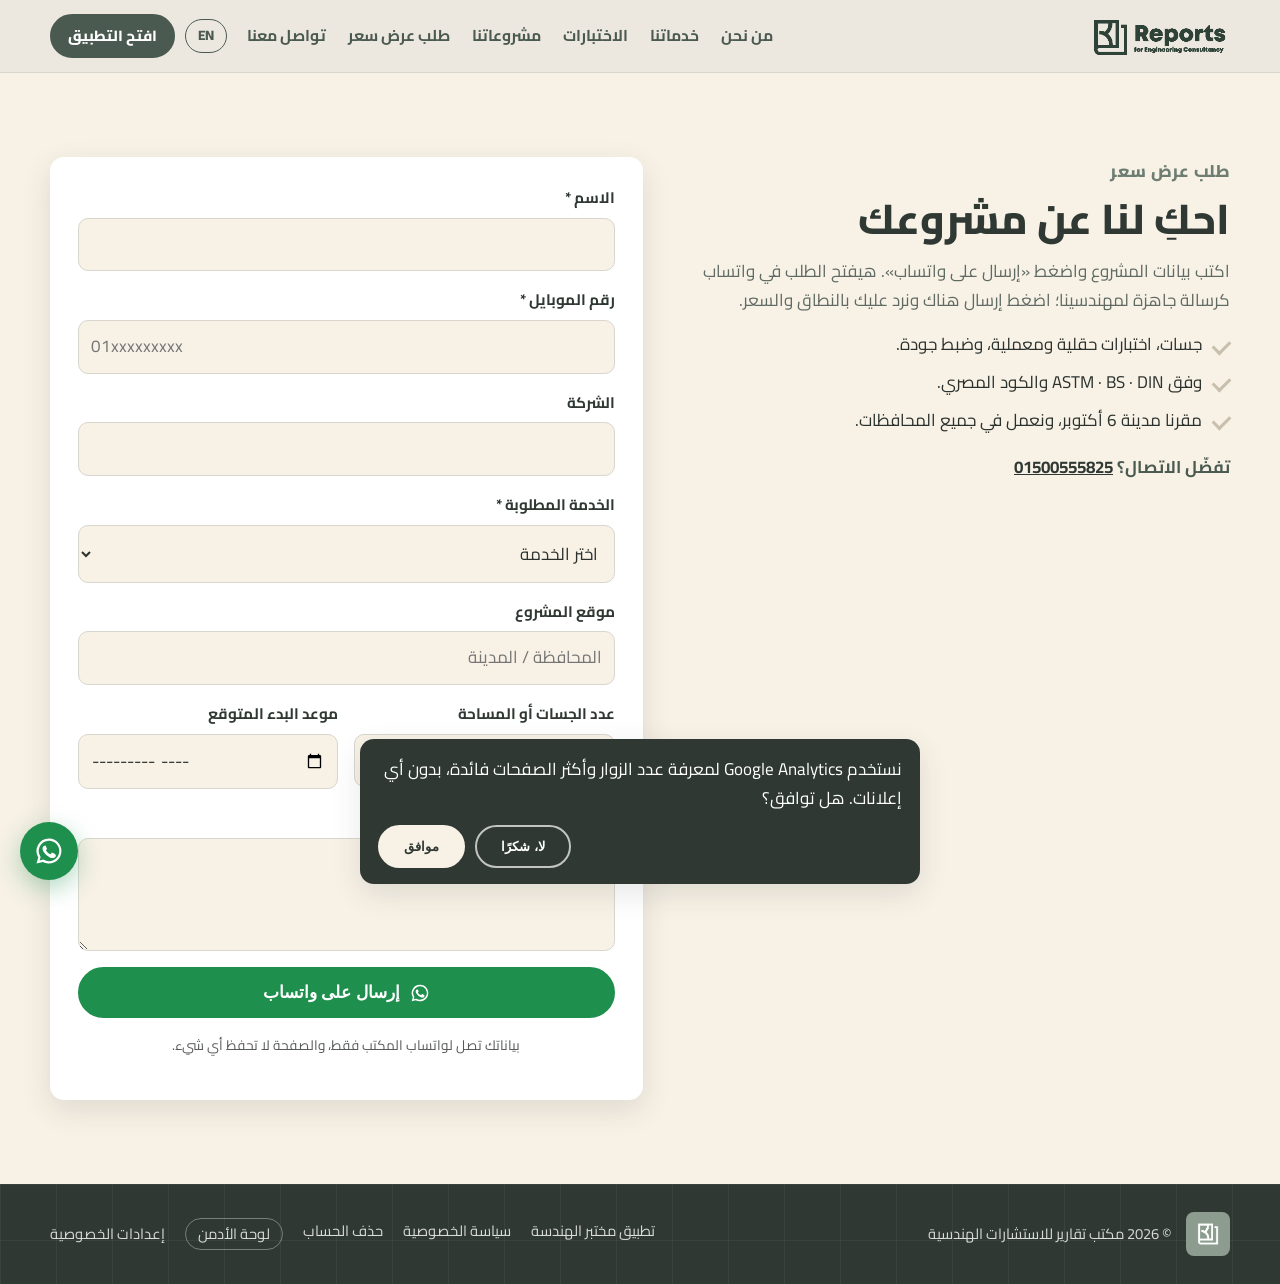
<file: quote.html>
<!doctype html>
<!-- Quote request page for reportslab.si (D-058). The form builds a
     WhatsApp message to the company number; nothing is stored. -->
<html lang="ar" dir="rtl" data-title-en="Request a quote | Reports for Engineering Consultancy">
<head>
<meta charset="utf-8">
<meta name="viewport" content="width=device-width, initial-scale=1">
<title>طلب عرض سعر جسات واختبارات تربة | تقارير للاستشارات الهندسية</title>
<meta name="description" content="اطلب عرض سعر لأعمال الجسات والاختبارات الحقلية والمعملية للتربة وضبط الجودة من مكتب تقارير للاستشارات الهندسية بمدينة 6 أكتوبر. نرد عليك على واتساب.">
<link rel="canonical" href="https://reportslab.si/quote.html">
<meta name="theme-color" content="#4b5a50">
<link rel="icon" type="image/png" href="favicon.png">
<meta property="og:type" content="website">
<meta property="og:locale" content="ar_EG">
<meta property="og:site_name" content="تقارير للاستشارات الهندسية">
<meta property="og:title" content="طلب عرض سعر | تقارير للاستشارات الهندسية">
<meta property="og:description" content="جسات، اختبارات تربة حقلية ومعملية، ضبط جودة وتقارير فنية. اطلب عرض سعر ونرد عليك على واتساب.">
<meta property="og:url" content="https://reportslab.si/quote.html">
<meta property="og:image" content="https://reportslab.si/assets/img/team.jpg">
<meta name="twitter:card" content="summary_large_image">
<link rel="stylesheet" href="styles.css">
<!-- Analytics (D-057): Google Tag Manager loads only after the visitor
     agrees in the banner (or agreed before). -->
<script>
  window.dataLayer = window.dataLayer || [];
  function gtag(){dataLayer.push(arguments);}
  gtag('consent', 'default', {
    analytics_storage: 'denied', ad_storage: 'denied',
    ad_user_data: 'denied', ad_personalization: 'denied'
  });
  window.loadGtm = function () {
    if (window.gtmLoaded) return;
    window.gtmLoaded = true;
    gtag('consent', 'update', { analytics_storage: 'granted' });
    (function(w,d,s,l,i){w[l]=w[l]||[];w[l].push({'gtm.start':
    new Date().getTime(),event:'gtm.js'});var f=d.getElementsByTagName(s)[0],
    j=d.createElement(s),dl=l!='dataLayer'?'&l='+l:'';j.async=true;j.src=
    'https://www.googletagmanager.com/gtm.js?id='+i+dl;f.parentNode.insertBefore(j,f);
    })(window,document,'script','dataLayer','GTM-PLSBZR5N');
  };
  try {
    if (localStorage.getItem('reports-consent') === 'granted') window.loadGtm();
  } catch (_) {}
</script>
</head>
<body>

<header class="site-header" id="top">
  <div class="wrap header-row">
    <a class="brand" href="./" aria-label="Reports">
      <img src="assets/img/logo-full.png" alt="Reports for Engineering Consultancy" width="138" height="44">
    </a>
    <nav class="nav" id="nav" aria-label="القائمة">
      <a href="./#about" data-en="About">من نحن</a>
      <a href="./#services" data-en="Services">خدماتنا</a>
      <a href="./#testing" data-en="Testing">الاختبارات</a>
      <a href="./#projects" data-en="Projects">مشروعاتنا</a>
      <a href="quote.html" aria-current="page" data-en="Request a quote">طلب عرض سعر</a>
      <a href="./#contact" data-en="Contact">تواصل معنا</a>
    </nav>
    <div class="header-actions">
      <button class="lang" id="lang" type="button" aria-label="English">EN</button>
      <a class="btn btn-small" href="https://app.reportslab.si" data-en="Open the app">افتح التطبيق</a>
      <button class="menu" id="menu" type="button" aria-label="القائمة" aria-expanded="false" aria-controls="nav">
        <span></span><span></span><span></span>
      </button>
    </div>
  </div>
</header>

<main>
  <section class="section quote-page">
    <div class="wrap quote-grid">
      <div class="quote-intro">
        <p class="eyebrow dark" data-en="Request a quote">طلب عرض سعر</p>
        <h1 data-en="Tell us about your project">احكِ لنا عن مشروعك</h1>
        <p class="intro" data-en="Fill in the details and press «Send on WhatsApp». Your request opens in WhatsApp as a ready message to our engineers; press send there and we will reply with the scope and price.">اكتب بيانات المشروع واضغط «إرسال على واتساب». هيفتح الطلب في واتساب كرسالة جاهزة لمهندسينا؛ اضغط إرسال هناك ونرد عليك بالنطاق والسعر.</p>
        <ul class="ticks">
          <li data-en="Soil investigation, field and lab testing, quality control.">جسات، اختبارات حقلية ومعملية، وضبط جودة.</li>
          <li data-en="ASTM · BS · DIN and the Egyptian Code.">وفق ASTM · BS · DIN والكود المصري.</li>
          <li data-en="Office in 6th of October City, working across Egypt.">مقرنا مدينة 6 أكتوبر، ونعمل في جميع المحافظات.</li>
        </ul>
        <p class="quote-direct"><span data-en="Prefer to call?">تفضّل الاتصال؟</span> <a href="tel:+201500555825" dir="ltr">01500555825</a></p>
      </div>

      <form class="quote-form" id="quote-form" novalidate>
        <div class="field">
          <label for="q-name" data-en="Name *">الاسم *</label>
          <input id="q-name" name="name" type="text" autocomplete="name" required maxlength="80">
          <p class="field-error" id="q-name-error" hidden data-en="Enter your name.">اكتب اسمك.</p>
        </div>
        <div class="field">
          <label for="q-phone" data-en="Phone *">رقم الموبايل *</label>
          <input id="q-phone" name="phone" type="tel" autocomplete="tel" inputmode="tel" dir="ltr" required maxlength="20" placeholder="01xxxxxxxxx">
          <p class="field-error" id="q-phone-error" hidden data-en="Enter a valid phone number.">اكتب رقم موبايل صحيح.</p>
        </div>
        <div class="field">
          <label for="q-company" data-en="Company">الشركة</label>
          <input id="q-company" name="company" type="text" autocomplete="organization" maxlength="100">
        </div>
        <div class="field">
          <label for="q-service" data-en="Service *">الخدمة المطلوبة *</label>
          <select id="q-service" name="service" required>
            <option value="" data-en="Choose a service">اختر الخدمة</option>
            <option value="أعمال جسات ودراسة جيوتقنية" data-en="Soil investigation &amp; geotechnical study">أعمال جسات ودراسة جيوتقنية</option>
            <option value="اختبارات حقلية" data-en="Field testing">اختبارات حقلية</option>
            <option value="اختبارات معملية للتربة والمواد" data-en="Laboratory testing">اختبارات معملية للتربة والمواد</option>
            <option value="ضبط جودة" data-en="Quality control">ضبط جودة</option>
            <option value="تقارير فنية واستشارات" data-en="Technical reports &amp; consulting">تقارير فنية واستشارات</option>
            <option value="أخرى" data-en="Other">أخرى</option>
          </select>
          <p class="field-error" id="q-service-error" hidden data-en="Choose a service.">اختر الخدمة.</p>
        </div>
        <div class="field">
          <label for="q-location" data-en="Project location">موقع المشروع</label>
          <input id="q-location" name="location" type="text" maxlength="120" placeholder="المحافظة / المدينة" data-en-placeholder="Governorate / city">
        </div>
        <div class="field-row">
          <div class="field">
            <label for="q-size" data-en="Boreholes or area">عدد الجسات أو المساحة</label>
            <input id="q-size" name="size" type="text" maxlength="80" placeholder="مثال: 6 جسات بعمق 20 م" data-en-placeholder="e.g. 6 boreholes, 20 m deep">
          </div>
          <div class="field">
            <label for="q-start" data-en="Expected start">موعد البدء المتوقع</label>
            <input id="q-start" name="start" type="month">
          </div>
        </div>
        <div class="field">
          <label for="q-notes" data-en="Notes">ملاحظات</label>
          <textarea id="q-notes" name="notes" rows="3" maxlength="600"></textarea>
        </div>
        <button class="btn btn-whatsapp" type="submit">
          <svg viewBox="0 0 24 24" width="20" height="20" aria-hidden="true"><path fill="currentColor" d="M12 2a10 10 0 0 0-8.6 15.1L2 22l5-1.3A10 10 0 1 0 12 2Zm0 18.2a8.2 8.2 0 0 1-4.2-1.2l-.3-.2-3 .8.8-2.9-.2-.3A8.2 8.2 0 1 1 12 20.2Zm4.5-6.1c-.2-.1-1.5-.7-1.7-.8-.2-.1-.4-.1-.6.1l-.8 1c-.1.2-.3.2-.5.1a6.7 6.7 0 0 1-3.3-2.9c-.3-.4.3-.4.7-1.3.1-.2 0-.3 0-.4l-.8-1.8c-.2-.5-.4-.4-.6-.4h-.5a1 1 0 0 0-.7.3 3 3 0 0 0-.9 2.2 5.2 5.2 0 0 0 1.1 2.7 11.8 11.8 0 0 0 4.5 4c1.7.7 2.3.8 3.2.6.5-.1 1.5-.6 1.7-1.2.2-.6.2-1.1.2-1.2-.1-.1-.3-.2-.5-.3Z"/></svg>
          <span data-en="Send on WhatsApp">إرسال على واتساب</span>
        </button>
        <p class="small form-note" data-en="Your details go only to our WhatsApp; this page stores nothing.">بياناتك تصل لواتساب المكتب فقط، والصفحة لا تحفظ أي شيء.</p>
      </form>
    </div>
  </section>
</main>

<footer class="site-footer">
  <div class="wrap footer-row">
    <div>
      <img src="assets/img/logo-mark.jpg" alt="" width="44" height="44">
      <p data-en="© 2026 Reports for Engineering Consultancy">© 2026 مكتب تقارير للاستشارات الهندسية</p>
    </div>
    <nav class="footer-links" aria-label="روابط">
      <a href="https://app.reportslab.si" data-en="Lab Engineering app">تطبيق مختبر الهندسة</a>
      <a href="https://m-nabil87.github.io/engineering-lab/privacy.html" data-en="Privacy policy">سياسة الخصوصية</a>
      <a href="https://m-nabil87.github.io/engineering-lab/" data-en="Delete account">حذف الحساب</a>
      <a class="admin-link" href="https://app.reportslab.si/#/admin" data-en="Admin panel">لوحة الأدمن</a>
      <button type="button" class="link-button" id="consent-open" data-en="Privacy settings">إعدادات الخصوصية</button>
    </nav>
  </div>
</footer>

<a class="wa-float" href="https://wa.me/201500555825?text=%D8%A7%D9%84%D8%B3%D9%84%D8%A7%D9%85%20%D8%B9%D9%84%D9%8A%D9%83%D9%85%D8%8C%20%D8%B9%D9%86%D8%AF%D9%8A%20%D8%A7%D8%B3%D8%AA%D9%81%D8%B3%D8%A7%D8%B1" target="_blank" rel="noopener" aria-label="تواصل معنا على واتساب" data-en-label="Chat with us on WhatsApp">
  <svg viewBox="0 0 24 24" width="30" height="30" aria-hidden="true"><path fill="currentColor" d="M12 2a10 10 0 0 0-8.6 15.1L2 22l5-1.3A10 10 0 1 0 12 2Zm0 18.2a8.2 8.2 0 0 1-4.2-1.2l-.3-.2-3 .8.8-2.9-.2-.3A8.2 8.2 0 1 1 12 20.2Zm4.5-6.1c-.2-.1-1.5-.7-1.7-.8-.2-.1-.4-.1-.6.1l-.8 1c-.1.2-.3.2-.5.1a6.7 6.7 0 0 1-3.3-2.9c-.3-.4.3-.4.7-1.3.1-.2 0-.3 0-.4l-.8-1.8c-.2-.5-.4-.4-.6-.4h-.5a1 1 0 0 0-.7.3 3 3 0 0 0-.9 2.2 5.2 5.2 0 0 0 1.1 2.7 11.8 11.8 0 0 0 4.5 4c1.7.7 2.3.8 3.2.6.5-.1 1.5-.6 1.7-1.2.2-.6.2-1.1.2-1.2-.1-.1-.3-.2-.5-.3Z"/></svg>
</a>

<div class="consent" id="consent" role="dialog" aria-live="polite" aria-labelledby="consent-text" hidden>
  <p id="consent-text" data-en="We use Google Analytics to count visitors and see which pages are useful, with no advertising. Do you agree?">نستخدم Google Analytics لمعرفة عدد الزوار وأكثر الصفحات فائدة، بدون أي إعلانات. هل توافق؟</p>
  <div class="consent-actions">
    <button type="button" class="btn btn-ghost" id="consent-no" data-en="No thanks">لا، شكرًا</button>
    <button type="button" class="btn btn-light" id="consent-yes" data-en="Accept">موافق</button>
  </div>
</div>

<script src="main.js"></script>
<script src="quote.js"></script>
</body>
</html>
</file>
<file: styles.css>
/* Reports for Engineering Consultancy: colours and type from the company
   profile (sage greens on warm beige). */
@font-face {
  font-family: "Cairo";
  src: url("assets/fonts/Cairo-Variable.ttf") format("truetype");
  font-weight: 200 1000;
  font-display: swap;
}

:root {
  --green-900: #2f3833;
  --green-700: #4b5a50;
  --green-500: #6d7d72;
  --green-300: #8c9c8f;
  --beige-100: #f7f1e6;
  --beige-200: #ece8e0;
  --beige-300: #d9d6cf;
  --sand: #c8bfac;
  --text: #2b312d;
  --muted: #5f6a63;
  --white: #ffffff;
  --radius: 14px;
  --shadow: 0 10px 30px rgba(47, 56, 51, 0.12);
  --wrap: 1180px;
}

* { box-sizing: border-box; }
html { scroll-behavior: smooth; scroll-padding-top: 84px; }
body {
  margin: 0;
  font-family: "Cairo", "Segoe UI", Tahoma, Arial, sans-serif;
  color: var(--text);
  background: var(--beige-200);
  line-height: 1.75;
  font-size: 17px;
}
html[dir="ltr"] body { line-height: 1.6; }
img { max-width: 100%; display: block; }
a { color: inherit; }
h1, h2, h3 { line-height: 1.25; margin: 0 0 12px; }
h2 { font-size: clamp(1.6rem, 3.2vw, 2.4rem); font-weight: 800; color: var(--green-900); }
h3 { font-size: 1.15rem; font-weight: 800; color: var(--green-900); }
p { margin: 0 0 14px; }
ul { margin: 0; padding-inline-start: 20px; }

.wrap { width: min(var(--wrap), 100% - 32px); margin-inline: auto; }

/* Header */
.site-header {
  position: sticky; top: 0; z-index: 20;
  background: rgba(236, 232, 224, 0.94);
  backdrop-filter: blur(8px);
  border-bottom: 1px solid rgba(75, 90, 80, 0.12);
}
.header-row { display: flex; align-items: center; gap: 20px; min-height: 72px; }
.brand img { height: 44px; width: auto; }
.nav { display: flex; gap: 22px; margin-inline-start: auto; }
.nav a { text-decoration: none; font-weight: 700; color: var(--green-700); font-size: 0.98rem; }
.nav a:hover { color: var(--green-900); }
.header-actions { display: flex; align-items: center; gap: 10px; }
.lang {
  font: inherit; font-weight: 800; font-size: 0.85rem;
  border: 1.5px solid var(--green-700); color: var(--green-700);
  background: transparent; border-radius: 999px; padding: 4px 12px; cursor: pointer;
}
.menu { display: none; background: none; border: 0; padding: 8px; cursor: pointer; }
.menu span { display: block; width: 22px; height: 2px; background: var(--green-900); margin: 5px 0; }

/* Buttons */
.btn {
  display: inline-block; text-decoration: none; font-weight: 800;
  background: var(--green-700); color: var(--white);
  padding: 12px 24px; border-radius: 999px; border: 2px solid var(--green-700);
  transition: transform 0.15s ease, background 0.15s ease;
}
.btn:hover { background: var(--green-900); border-color: var(--green-900); transform: translateY(-1px); }
.btn-small { padding: 7px 16px; font-size: 0.92rem; }
.btn-ghost { background: transparent; color: var(--white); border-color: rgba(255, 255, 255, 0.7); }
.btn-ghost:hover { background: rgba(255, 255, 255, 0.12); border-color: var(--white); }
.btn-light { background: var(--beige-100); color: var(--green-900); border-color: var(--beige-100); }
.btn-light:hover { background: var(--white); border-color: var(--white); color: var(--green-900); }

/* Hero */
.hero {
  position: relative; overflow: hidden;
  background: var(--green-700); color: var(--white);
  min-height: min(88vh, 760px); display: flex; align-items: center;
}
.hero-img {
  position: absolute; inset-block: 0; inset-inline-end: 0;
  height: 100%; width: 58%; object-fit: cover; object-position: left center;
  opacity: 0.9;
  -webkit-mask-image: linear-gradient(to left, #000 55%, transparent);
  mask-image: linear-gradient(to left, #000 55%, transparent);
}
html[dir="ltr"] .hero-img {
  -webkit-mask-image: linear-gradient(to right, #000 55%, transparent);
  mask-image: linear-gradient(to right, #000 55%, transparent);
}
.hero-content { position: relative; padding-block: 80px; text-shadow: 0 2px 18px rgba(47, 56, 51, 0.65); }
.hero-content > * { max-width: 600px; }
.hero h1 { font-size: clamp(2.6rem, 7vw, 5rem); font-weight: 900; margin-bottom: 10px; }
.eyebrow { font-weight: 800; letter-spacing: 0.02em; color: var(--sand); margin-bottom: 6px; }
.eyebrow.dark { color: var(--green-500); }
.lead { font-size: 1.15rem; color: rgba(255, 255, 255, 0.86); }
.hero-actions { display: flex; flex-wrap: wrap; gap: 12px; margin-top: 22px; }
.badges { list-style: none; padding: 0; margin-top: 28px; display: flex; flex-wrap: wrap; gap: 8px; }
.badges li {
  border: 1px solid rgba(255, 255, 255, 0.45); border-radius: 6px;
  padding: 2px 12px; font-weight: 800; font-size: 0.85rem; letter-spacing: 0.04em;
}

/* Sections */
.section { padding-block: 84px; }
.section.tint { background: var(--beige-300); }
.intro { max-width: 820px; color: var(--muted); }
.split { display: grid; grid-template-columns: 1.1fr 0.9fr; gap: 48px; align-items: center; }
.photo { margin: 0; border-radius: var(--radius); overflow: hidden; box-shadow: var(--shadow); }
.photo img { width: 100%; height: 100%; object-fit: cover; }
.photo.tall img { aspect-ratio: 1 / 1; }

/* Cards */
.cards { display: grid; gap: 20px; margin-top: 32px; }
.cards.four { grid-template-columns: repeat(4, 1fr); }
.cards.three { grid-template-columns: repeat(3, 1fr); }
.card {
  background: var(--beige-100); border-radius: var(--radius);
  padding: 22px; border-top: 4px solid var(--green-700);
  box-shadow: 0 2px 0 rgba(47, 56, 51, 0.04);
}
.card p { color: var(--muted); margin: 0; font-size: 0.97rem; }
.card ul { color: var(--muted); font-size: 0.97rem; }
.card li { margin-bottom: 6px; }
.card li::marker { color: var(--green-500); }
.dark-card { background: var(--green-700); color: var(--white); border-top-color: var(--sand); }
.dark-card h3 { color: var(--white); }
.dark-card p, .dark-card ul { color: rgba(255, 255, 255, 0.85); }
.service { padding: 0; overflow: hidden; display: flex; flex-direction: column; }
.service img { width: 100%; aspect-ratio: 16 / 9; object-fit: cover; }
.service .num { display: block; padding: 18px 22px 0; font-weight: 900; color: var(--green-500); }
.service h3 { padding: 2px 22px 0; }
.service ul { padding: 0 42px 22px 22px; }
html[dir="ltr"] .service ul { padding: 0 22px 22px 42px; }
.dark-card .num { color: var(--sand); }
.photo-card { padding: 0; overflow: hidden; }
.photo-card img { width: 100%; aspect-ratio: 16 / 9; object-fit: cover; }
.photo-card h3, .photo-card p { padding-inline: 22px; }
.photo-card h3 { padding-top: 18px; }
.photo-card p { padding-bottom: 22px; }
.stat { display: flex; flex-direction: column; justify-content: center; }
.stat .big { font-size: 3rem; font-weight: 900; color: var(--sand); line-height: 1.1; }

.lab { margin-top: 72px; align-items: start; }
.lab .photo img { aspect-ratio: 4 / 3.2; }
.test-lists { display: grid; grid-template-columns: repeat(3, 1fr); gap: 18px; margin-top: 18px; }
.test-lists h3 { font-size: 1rem; }
.test-lists ul { color: var(--muted); font-size: 0.95rem; }
.steps { list-style: none; padding: 0; margin: 26px 0 0; display: grid; grid-template-columns: repeat(3, 1fr); gap: 12px; counter-reset: step; }
.steps li {
  counter-increment: step; background: var(--green-900); color: var(--white);
  border-radius: 12px; padding: 16px; font-size: 0.93rem;
}
.steps li::before { content: counter(step, decimal-leading-zero); display: block; color: var(--sand); font-weight: 900; }
.steps strong { display: block; }
.steps span { color: rgba(255, 255, 255, 0.8); }

.chips { display: flex; flex-wrap: wrap; gap: 10px; margin: 18px 0 40px; }
.chips span {
  background: var(--beige-100); border: 1px solid var(--beige-300);
  padding: 8px 16px; border-radius: 999px; font-weight: 700; color: var(--green-700);
}
.org { align-items: start; }
.org p { color: var(--muted); }

/* App */
.app { background: var(--green-700); color: var(--white); }
.app h2 { color: var(--white); }
.app p { color: rgba(255, 255, 255, 0.86); }
.ticks { list-style: none; padding: 0; margin: 0 0 8px; }
.ticks li { padding-inline-start: 28px; position: relative; margin-bottom: 8px; }
.ticks li::before {
  content: ""; position: absolute; inset-inline-start: 0; top: 0.55em;
  width: 14px; height: 8px; border-left: 3px solid var(--sand); border-bottom: 3px solid var(--sand);
  transform: rotate(-45deg);
}
.small { font-size: 0.85rem; opacity: 0.8; margin-top: 16px; }
/* Both pictures stay inside a box of fixed proportions, so nothing spills
   into the next section at any width. */
.app-visual { position: relative; aspect-ratio: 5 / 4.4; width: 100%; max-width: 560px; margin-inline: auto; }
.app-visual .cats {
  position: absolute; inset-inline-start: 0; top: 6%; width: 68%; height: 88%;
  object-fit: cover; object-position: center top;
  border-radius: 20px; box-shadow: var(--shadow);
}
.app-visual .phone {
  position: absolute; inset-inline-end: 4%; top: 0; height: 100%; width: auto; max-width: 46%;
  object-fit: cover; object-position: top;
  border-radius: 28px; border: 6px solid var(--green-900); box-shadow: 0 24px 48px rgba(0, 0, 0, 0.35);
  animation: float 6s ease-in-out infinite;
  z-index: 2;
}

/* Contact */
.contact-list { list-style: none; padding: 0; margin: 18px 0 22px; }
.contact-list li {
  display: flex; gap: 16px; align-items: baseline; padding: 12px 0;
  border-bottom: 1px solid var(--beige-300);
}
.contact-list span { min-width: 72px; font-weight: 800; color: var(--green-500); }
.contact-list a { font-weight: 700; text-decoration: none; color: var(--green-900); word-break: break-word; }
.contact-list a:hover { text-decoration: underline; }
.contact .photo img { aspect-ratio: 4 / 5; }

/* Footer */
.site-footer { background: var(--green-900); color: rgba(255, 255, 255, 0.82); padding-block: 28px; }
.footer-row { display: flex; align-items: center; justify-content: space-between; gap: 20px; flex-wrap: wrap; }
.footer-row > div { display: flex; align-items: center; gap: 14px; }
.footer-row img { border-radius: 8px; }
.footer-row p { margin: 0; font-size: 0.92rem; }
.footer-links { display: flex; flex-wrap: wrap; gap: 8px 20px; }
.footer-links a { text-decoration: none; font-size: 0.92rem; }
.footer-links a:hover { color: var(--white); text-decoration: underline; }
.admin-link {
  border: 1px solid rgba(255, 255, 255, 0.35); border-radius: 999px; padding: 2px 12px;
}

/* Small screens */
@media (max-width: 980px) {
  .cards.four { grid-template-columns: repeat(2, 1fr); }
  .cards.three, .test-lists { grid-template-columns: 1fr 1fr; }
  .split { grid-template-columns: 1fr; gap: 32px; }
}
@media (max-width: 860px) {
  .menu { display: block; }
  .nav {
    display: none; position: absolute; top: 72px; inset-inline: 0;
    flex-direction: column; gap: 0; background: var(--beige-100);
    border-bottom: 1px solid var(--beige-300); padding: 8px 16px;
  }
  .nav.open { display: flex; }
  .nav a { padding: 12px 4px; border-bottom: 1px solid var(--beige-300); }
  .header-actions .btn-small { display: none; }
}
@media (max-width: 640px) {
  body { font-size: 16px; }
  .section { padding-block: 60px; }
  .cards.four, .cards.three, .test-lists, .steps { grid-template-columns: 1fr; }
  .hero { min-height: 640px; align-items: flex-end; }
  .hero-img { width: 100%; opacity: 0.45; -webkit-mask-image: none; mask-image: none; }
  html[dir="ltr"] .hero-img { -webkit-mask-image: none; mask-image: none; }
  .hero-content { padding-block: 60px 48px; }
  .brand img { height: 38px; }
}
@media (prefers-reduced-motion: reduce) {
  html { scroll-behavior: auto; }
  .btn { transition: none; }
}

/* ===== Motion and graphics (D-056 follow-up) ===== */

/* Grid pattern like the profile's cover and contact page. */
.hero::before, .app::before, .site-footer::before {
  content: ""; position: absolute; inset: 0; pointer-events: none;
  background-image:
    linear-gradient(rgba(255, 255, 255, 0.05) 1px, transparent 1px),
    linear-gradient(90deg, rgba(255, 255, 255, 0.05) 1px, transparent 1px);
  background-size: 56px 56px;
}
.app, .site-footer { position: relative; overflow: hidden; }
.app > .wrap, .site-footer > .wrap { position: relative; }

/* Hero: slow zoom on the photo, the title rises in, a bouncing hint. */
.hero-img { animation: kenburns 18s ease-out both; }
.hero-content > * { animation: rise 0.9s cubic-bezier(.2, .7, .2, 1) both; }
.hero-content > *:nth-child(2) { animation-delay: 0.12s; }
.hero-content > *:nth-child(3) { animation-delay: 0.24s; }
.hero-content > *:nth-child(4) { animation-delay: 0.36s; }
.hero-content > *:nth-child(5) { animation-delay: 0.48s; }
.hero h1 { position: relative; display: inline-block; }
.hero h1::after {
  content: ""; position: absolute; inset-inline-start: 0; bottom: -6px; height: 5px; width: 40%;
  background: var(--sand); border-radius: 4px; transform-origin: right;
  animation: grow 1s 0.7s cubic-bezier(.2, .7, .2, 1) both;
}
html[dir="ltr"] .hero h1::after { transform-origin: left; }
.scroll-hint {
  position: absolute; bottom: 92px; inset-inline-start: 50%; transform: translateX(50%);
  width: 26px; height: 42px; border: 2px solid rgba(255, 255, 255, 0.6); border-radius: 14px; z-index: 2;
}
html[dir="ltr"] .scroll-hint { transform: translateX(-50%); }
.scroll-hint span {
  position: absolute; top: 8px; left: 50%; width: 4px; height: 8px; margin-left: -2px;
  background: var(--white); border-radius: 2px; animation: wheel 1.8s infinite;
}
.wave { position: absolute; bottom: -1px; left: 0; width: 100%; height: 70px; fill: var(--green-900); }

/* Numbers strip. */
.stats { background: var(--green-900); color: var(--white); padding: 18px 0 40px; }
.stats-row { display: grid; grid-template-columns: repeat(4, 1fr); gap: 16px; }
.stat-item { text-align: center; padding: 10px 6px; border-inline-start: 1px solid rgba(255, 255, 255, 0.12); }
.stat-item:first-child { border-inline-start: 0; }
.stat-item .count { display: block; font-size: clamp(2rem, 4.5vw, 3rem); font-weight: 900; color: var(--sand); line-height: 1.1; direction: ltr; }
.stat-item p { margin: 6px 0 0; color: rgba(255, 255, 255, 0.78); font-size: 0.95rem; }

/* Header gains a shadow once the page scrolls. */
.site-header { transition: box-shadow 0.25s ease, background 0.25s ease; }
.site-header.scrolled { box-shadow: 0 6px 24px rgba(47, 56, 51, 0.12); background: rgba(247, 241, 230, 0.96); }

/* Section titles get a short accent line. */
.section h2 { position: relative; padding-bottom: 14px; }
.section h2::after {
  content: ""; position: absolute; bottom: 0; inset-inline-start: 0; width: 56px; height: 4px;
  background: var(--green-300); border-radius: 4px;
}
.app h2::after { background: var(--sand); }

/* Cards and photos respond to the pointer. */
.card { transition: transform 0.3s ease, box-shadow 0.3s ease; }
.card:hover { transform: translateY(-6px); box-shadow: var(--shadow); }
.service img, .photo-card img, .photo img { transition: transform 0.7s ease; }
.service:hover img, .photo-card:hover img, .photo:hover img { transform: scale(1.06); }
.service, .photo-card { isolation: isolate; }
.chips span { transition: background 0.2s ease, color 0.2s ease, transform 0.2s ease; }
.chips span:hover { background: var(--green-700); color: var(--white); transform: translateY(-2px); }
.btn { position: relative; overflow: hidden; }
.btn::after {
  content: ""; position: absolute; top: 0; bottom: 0; width: 40%; left: -60%;
  background: linear-gradient(90deg, transparent, rgba(255, 255, 255, 0.35), transparent);
  transform: skewX(-20deg); transition: left 0.6s ease;
}
.btn:hover::after { left: 120%; }

/* Things rise into view as the page scrolls (set by main.js). */
.reveal { opacity: 0; transform: translateY(28px); transition: opacity 0.8s ease, transform 0.8s cubic-bezier(.2, .7, .2, 1); transition-delay: var(--d, 0s); }
.reveal.in { opacity: 1; transform: none; }
.reveal.from-side { transform: translateX(-32px); }
html[dir="rtl"] .reveal.from-side { transform: translateX(32px); }
.reveal.from-side.in { transform: none; }

@keyframes kenburns { from { transform: scale(1.12); } to { transform: scale(1); } }
@keyframes rise { from { opacity: 0; transform: translateY(26px); } to { opacity: 1; transform: none; } }
@keyframes grow { from { transform: scaleX(0); } to { transform: scaleX(1); } }
@keyframes wheel { 0% { opacity: 0; transform: translateY(0); } 30% { opacity: 1; } 100% { opacity: 0; transform: translateY(14px); } }
@keyframes float { 0%, 100% { transform: translateY(0); } 50% { transform: translateY(-12px); } }

@media (max-width: 860px) {
  .stats-row { grid-template-columns: repeat(2, 1fr); }
  .stat-item:nth-child(3) { border-inline-start: 0; }
  .scroll-hint { display: none; }
}

@media (prefers-reduced-motion: reduce) {
  .hero-img, .hero-content > *, .hero h1::after, .scroll-hint span, .app-visual .phone { animation: none !important; }
  .reveal { opacity: 1 !important; transform: none !important; transition: none !important; }
  .card, .card:hover, .service img, .photo img, .photo-card img, .btn::after { transition: none !important; transform: none !important; }
}

/* Analytics consent banner (D-057) */
.consent {
  position: fixed; inset-inline: 16px; bottom: 16px; z-index: 60;
  max-width: 560px; margin-inline: auto;
  background: var(--green-900); color: var(--white);
  border-radius: var(--radius); box-shadow: var(--shadow);
  padding: 16px 18px; display: flex; flex-direction: column; gap: 12px;
}
.consent[hidden] { display: none; }
.consent p { margin: 0; line-height: 1.7; }
.consent-actions { display: flex; gap: 10px; justify-content: flex-end; flex-wrap: wrap; }
.link-button {
  background: none; border: 0; padding: 0; color: inherit; font: inherit;
  font-size: 0.92rem; cursor: pointer;
}
.link-button:hover { color: var(--white); text-decoration: underline; }

/* Quote request page (D-058) */
.quote-page { background: var(--beige-100); }
.quote-grid { display: grid; grid-template-columns: 1fr 1.1fr; gap: 48px; align-items: start; }
.quote-intro h1 { font-size: clamp(1.8rem, 3.6vw, 2.6rem); font-weight: 800; color: var(--green-900); }
.quote-direct { margin-top: 18px; font-weight: 700; color: var(--green-700); }
.quote-direct a { color: var(--green-900); }
.quote-form {
  background: var(--white); border-radius: var(--radius); box-shadow: var(--shadow);
  padding: 28px; display: flex; flex-direction: column; gap: 16px;
}
.field { display: flex; flex-direction: column; gap: 6px; min-width: 0; }
.field-row { display: grid; grid-template-columns: 1fr 1fr; gap: 16px; }
.field label { font-weight: 700; color: var(--green-900); font-size: 0.95rem; }
.field input, .field select, .field textarea {
  font: inherit; color: var(--text); background: var(--beige-100);
  border: 1px solid var(--beige-300); border-radius: 10px; padding: 11px 12px; width: 100%;
}
.field input:focus, .field select:focus, .field textarea:focus {
  outline: 2px solid var(--green-300); outline-offset: 1px; border-color: var(--green-500); background: var(--white);
}
.field input[aria-invalid="true"], .field select[aria-invalid="true"] { border-color: #b3261e; }
.field-error { margin: 0; color: #b3261e; font-size: 0.85rem; font-weight: 700; }
.field-error[hidden] { display: none; }
.btn-whatsapp { display: inline-flex; align-items: center; justify-content: center; gap: 10px; background: #1f8f4e; border-color: #1f8f4e; color: var(--white); font-size: 1.05rem; padding-block: 13px; cursor: pointer; }
.btn-whatsapp:hover { background: #17733e; border-color: #17733e; }
.form-note { margin-top: 0; text-align: center; }
@media (max-width: 860px) {
  .quote-grid { grid-template-columns: 1fr; gap: 28px; }
}
@media (max-width: 520px) {
  .field-row { grid-template-columns: 1fr; }
  .quote-form { padding: 20px; }
}

/* Floating WhatsApp button (D-058) */
.wa-float {
  position: fixed; left: 20px; bottom: 20px; z-index: 55;
  width: 58px; height: 58px; border-radius: 50%;
  display: grid; place-items: center;
  background: #1f8f4e; color: var(--white);
  box-shadow: 0 8px 24px rgba(31, 143, 78, 0.35);
  transition: transform 0.2s ease, box-shadow 0.2s ease, bottom 0.25s ease;
}
.wa-float:hover { transform: translateY(-3px) scale(1.04); box-shadow: 0 12px 28px rgba(31, 143, 78, 0.45); }
.wa-float:focus-visible { outline: 3px solid var(--green-300); outline-offset: 3px; }
body:has(.consent:not([hidden])) .wa-float { bottom: 200px; }
@media (min-width: 700px) {
  body:has(.consent:not([hidden])) .wa-float { bottom: 20px; }
}
@media (prefers-reduced-motion: reduce) {
  .wa-float { transition: none; }
  .wa-float:hover { transform: none; }
}
</file>
